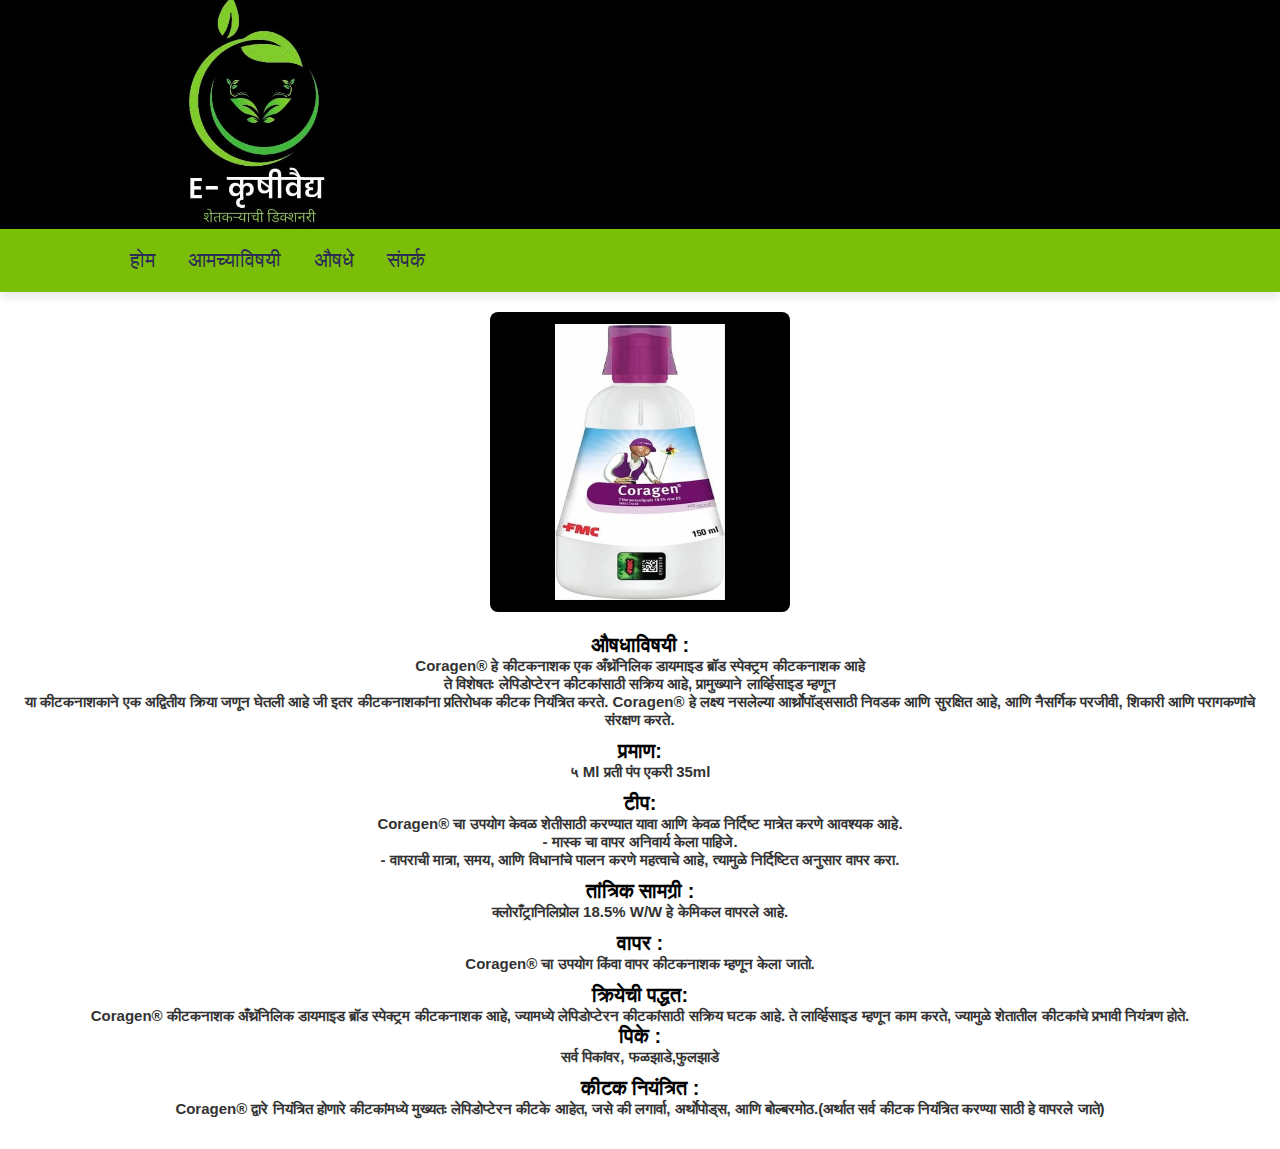
<file: Coragen.html>
<!DOCTYPE html>
<html lang="en">
	    <link rel="stylesheet" href="style.css">


<head>
    <meta charset="UTF-8">
    <meta name="viewport" content="width=device-width, initial-scale=1.0">
    <title>Your Product Page</title>
    <style>
        body {
            font-family: Arial, sans-serif;
            margin: 0;
            padding: 0;
            box-sizing: border-box;
            background-clip: url(images/bgclip.mp4);
        }

       

        .product-image {
            position: relative;
            text-align: center;
            margin-top: 20px;
        }

        .product-image img {
            width: 300px;
            height: 300px;
            border-radius: 8px;
            transition: transform 0.3s;
        }

        .product-image:hover img {
            transform: scale(1.1);
        }

        .product-description {
			border: thick;
			border-radius: 10px;
            text-align: center;
            padding: 20px;
        }
    </style>
</head>

<body>

    <header>

    <div class="header-1">
<img src="images/logo 2.jpg" alt="logo"> 
<!-- <video  autoplay="" controls="" loop="" width="100%" > <source src="images/bg clip.mp4" type="video/play"></video>     -->
    </div>

    <div class="header-2">

        <!-- <div id="menu-bar" class="fas fa-bars"></div> -->

        <nav class="navbar">
            <a href="index.html">होम</a>
            <a href="आमच्याविषयी.html">आमच्याविषयी</a>
            <a href="product.html">औषधे</a>
           
            <a href="contact.html">संपर्क</a>
        </nav>


            

    </div>

</header>

    <div class="product-image">
        <img src="images/coragen.jpg" alt="Product Image" >
    </div>

    <div class="product-description" style="border:#000000">
<h1>औषधाविषयी :</h1>
       <h2><b>Coragen® हे कीटकनाशक एक अँथ्रॅनिलिक डायमाइड ब्रॉड स्पेक्ट्रम कीटकनाशक आहे<br>ते विशेषतः लेपिडोप्टेरन कीटकांसाठी सक्रिय आहे, प्रामुख्याने लार्व्हिसाइड म्हणून<br> या कीटकनाशकाने एक अद्वितीय क्रिया जणून घेतली आहे जी इतर कीटकनाशकांना प्रतिरोधक कीटक नियंत्रित करते. Coragen® हे लक्ष्य नसलेल्या आर्थ्रोपॉड्ससाठी निवडक आणि सुरक्षित आहे, आणि नैसर्गिक परजीवी, शिकारी आणि परागकणांचे संरक्षण करते. </b></h2>
       <br>
<h1>प्रमाण:</h1>
		<h2>५ ml प्रती पंप
            एकरी 35ml</h2>
        <br>
<h1>टीप:</h1>
		<h2>Coragen® चा उपयोग केवळ शेतीसाठी  करण्यात यावा  आणि केवळ निर्दिष्ट मात्रेत करणे आवश्यक आहे. <br>
            - मास्क चा वापर अनिवार्य  केला पाहिजे. <br>
            - वापराची मात्रा, समय, आणि विधानांचे पालन करणे महत्वाचे आहे, त्यामुळे निर्दिष्टित अनुसार वापर करा.</h2>
        <br>
<h1>तांत्रिक सामग्री :</h1>
		<h2> क्लोराँट्रानिलिप्रोल 18.5% w/w हे केमिकल वापरले आहे.</h2>
        <br>
<h1>वापर :</h1>
		<h2>Coragen® चा उपयोग किंवा वापर कीटकनाशक म्हणून केला जातो. </h2>
        <br>

<h1>क्रियेची पद्धत:</h1>
		<h2>Coragen® कीटकनाशक अँथ्रॅनिलिक डायमाइड ब्रॉड स्पेक्ट्रम कीटकनाशक आहे, ज्यामध्ये लेपिडोप्टेरन कीटकांसाठी सक्रिय घटक आहे. ते लार्व्हिसाइड म्हणून काम करते, ज्यामुळे शेतातील कीटकांचे प्रभावी नियंत्रण होते.</h2>

        <h1>पिके :</h1>
		<h2>सर्व पिकांवर, फळझाडे,फुलझाडे </h2>
        <br>
        <h1>कीटक नियंत्रित :</h1>
		<h2>Coragen® द्वारे नियंत्रित होणारे कीटकांमध्ये मुख्यतः लेपिडोप्टेरन कीटके  आहेत, जसे की लगार्वा, अर्थोपोड्स, आणि बोल्बरमोठ.(अर्थात सर्व कीटक नियंत्रित करण्या साठी हे वापरले जाते) </h2>
        <br>        

	</div>

</body>

</html>
</file>
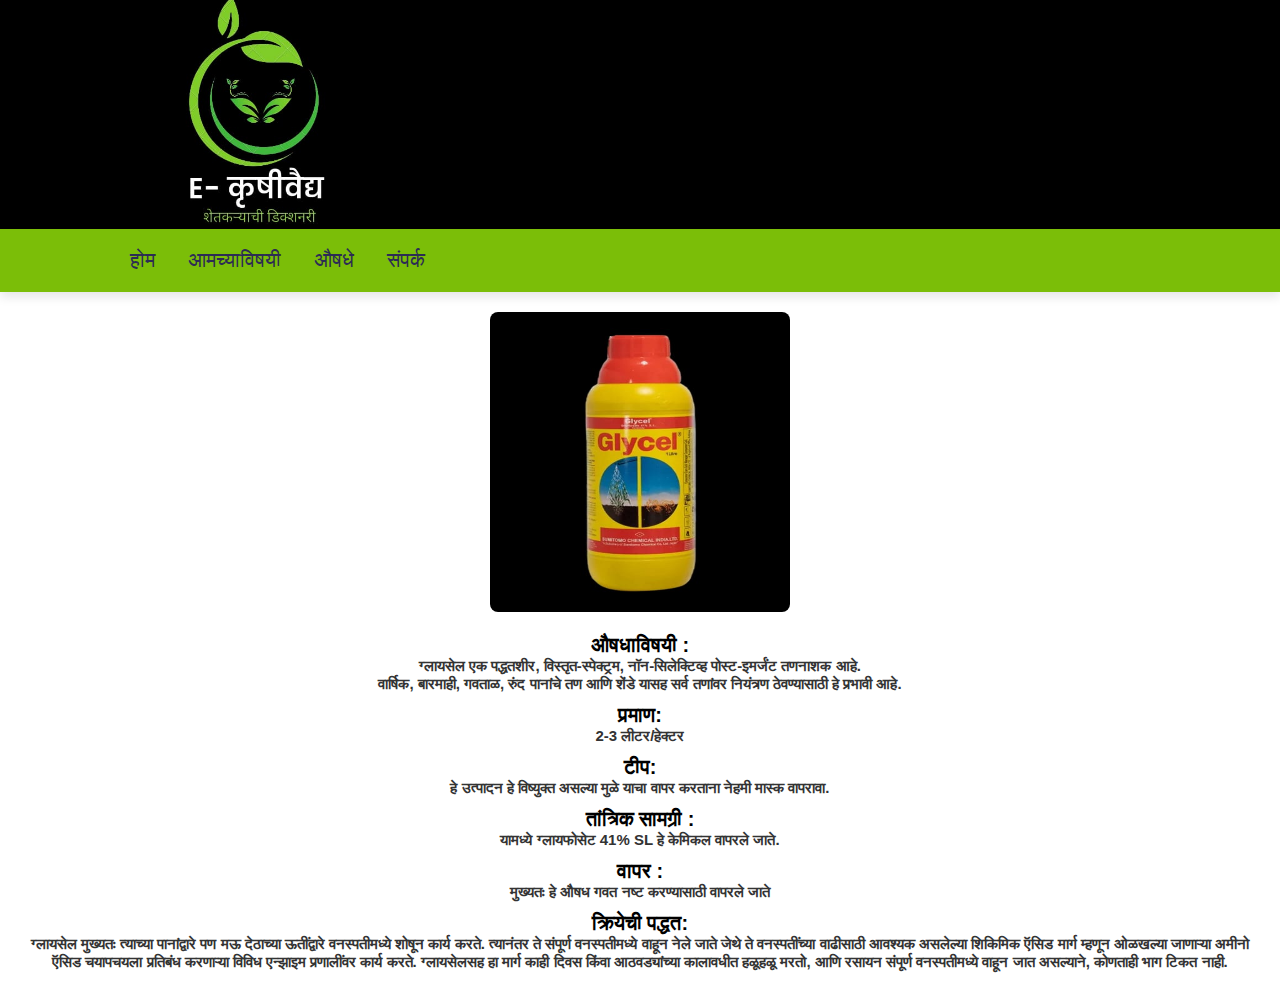
<file: glycell.html>
<!DOCTYPE html>
<html lang="en">
	    <link rel="stylesheet" href="style.css">


<head>
    <meta charset="UTF-8">
    <meta name="viewport" content="width=device-width, initial-scale=1.0">
    <title>Your Product Page</title>
    <style>
        body {
            font-family: Arial, sans-serif;
            margin: 0;
            padding: 0;
            box-sizing: border-box;
            background-clip: url(images/bgclip.mp4);
        }

       

        .product-image {
            position: relative;
            text-align: center;
            margin-top: 20px;
        }

        .product-image img {
            width: 300px;
            height: 300px;
            border-radius: 8px;
            transition: transform 0.3s;
        }

        .product-image:hover img {
            transform: scale(1.1);
        }

        .product-description {
			border: thick;
			border-radius: 10px;
            text-align: center;
            padding: 20px;
        }
    </style>
</head>

<body>

    <header>

    <div class="header-1">
<img src="images/logo 2.jpg" alt="logo"> 
<!-- <video  autoplay="" controls="" loop="" width="100%" > <source src="images/bg clip.mp4" type="video/play"></video>     -->
    </div>

    <div class="header-2">

        <!-- <div id="menu-bar" class="fas fa-bars"></div> -->

        <nav class="navbar">
            <a href="index.html">होम</a>
            <a href="आमच्याविषयी.html">आमच्याविषयी</a>
            <a href="product.html">औषधे</a>
           
            <a href="contact.html">संपर्क</a>
        </nav>


            

    </div>

</header>

    <div class="product-image">
        <img src="images/glycil.jpg" alt="Product Image" >
    </div>

    <div class="product-description" style="border:#000000">
<h1>औषधाविषयी :</h1>
       <h2><b>ग्लायसेल एक पद्धतशीर, विस्तृत-स्पेक्ट्रम, नॉन-सिलेक्टिव्ह पोस्ट-इमर्जंट तणनाशक आहे.<br> वार्षिक, बारमाही, गवताळ, रुंद पानांचे तण आणि शेंडे यासह सर्व तणांवर नियंत्रण ठेवण्यासाठी हे प्रभावी आहे.</b></h2>
       <br>
<h1>प्रमाण:</h1>
		<h2>2-3 लीटर/हेक्टर</h2>
        <br>
<h1>टीप:</h1>
		<h2>हे उत्पादन हे विष्युक्त असल्या मुळे याचा वापर करताना नेहमी मास्क वापरावा.</h2>
        <br>
<h1>तांत्रिक सामग्री :</h1>
		<h2>यामध्ये ग्लायफोसेट 41% SL हे केमिकल वापरले जाते.</h2>
        <br>
<h1>वापर :</h1>
		<h2>मुख्यतः हे औषध गवत नष्ट करण्यासाठी वापरले जाते </h2>
        <br>
<h1>क्रियेची पद्धत:</h1>
		<h2>ग्लायसेल मुख्यतः त्याच्या पानांद्वारे पण मऊ देठाच्या ऊतींद्वारे वनस्पतीमध्ये शोषून कार्य करते. त्यानंतर ते संपूर्ण वनस्पतीमध्ये वाहून नेले जाते जेथे ते वनस्पतींच्या वाढीसाठी आवश्यक असलेल्या शिकिमिक ऍसिड मार्ग म्हणून ओळखल्या जाणार्‍या अमीनो ऍसिड चयापचयला प्रतिबंध करणार्‍या विविध एन्झाइम प्रणालींवर कार्य करते.
ग्लायसेलसह हा मार्ग काही दिवस किंवा आठवड्यांच्या कालावधीत हळूहळू मरतो, आणि रसायन संपूर्ण वनस्पतीमध्ये वाहून जात असल्याने, कोणताही भाग टिकत नाही.</h2>


	</div>

</body>

</html>
</file>
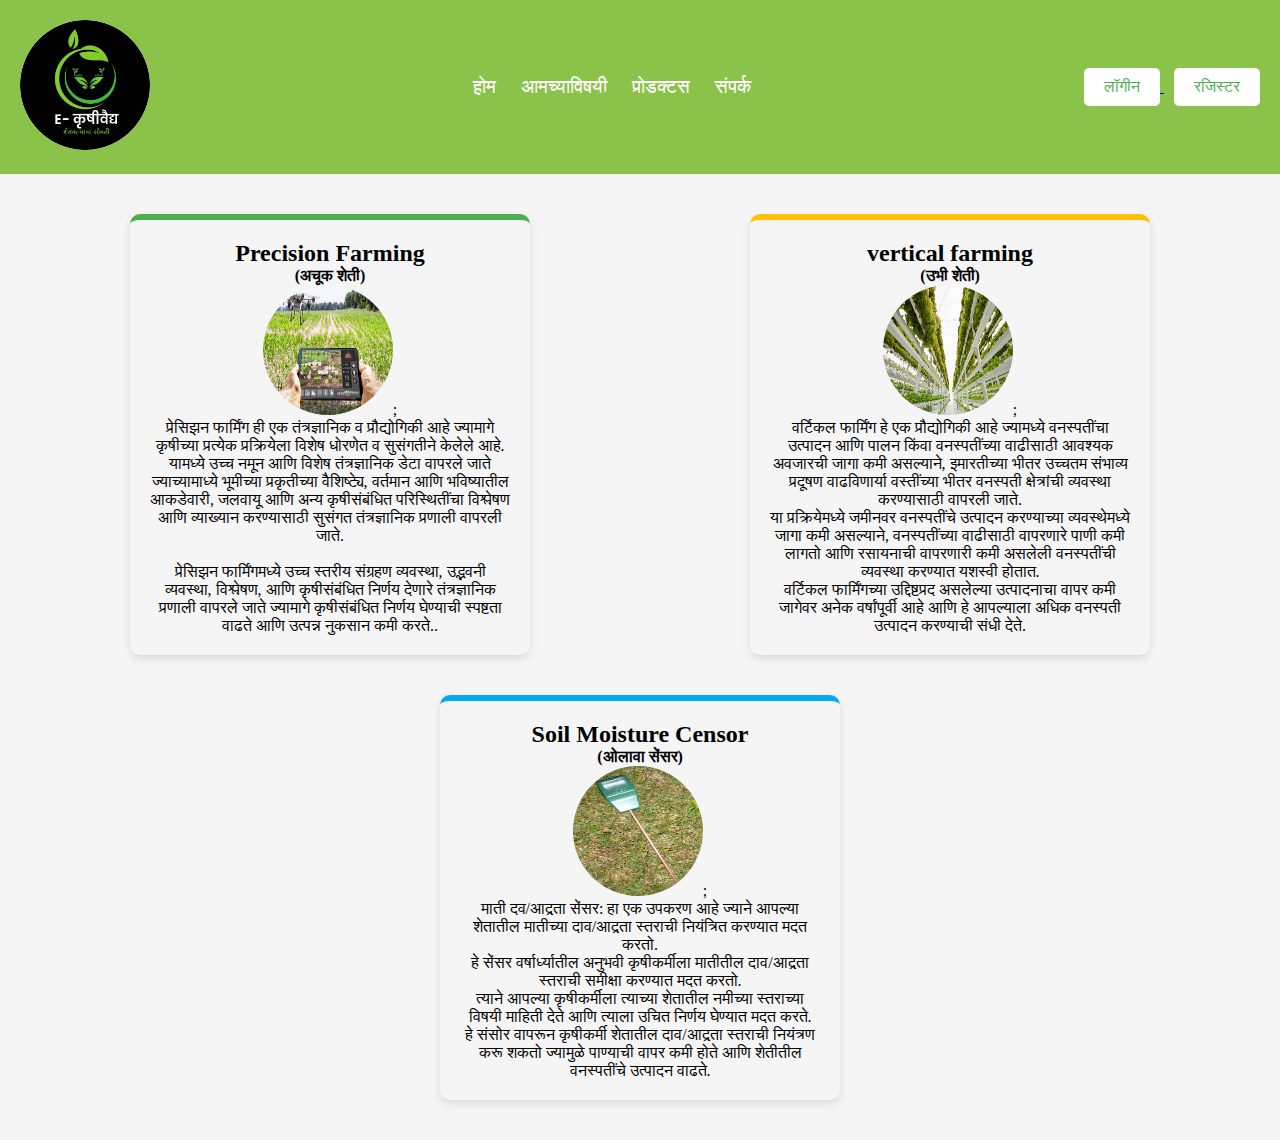
<file: newtech.html>
<!DOCTYPE html>
<html lang="mr">
<head>
    <meta charset="UTF-8">
    <meta name="viewport" content="width=device-width, initial-scale=1">
    <title>आपल्या वेबसाइटचे मुख्यपृष्ठ</title>
    <link rel="stylesheet" href="newtech.css">
</head>
<body>
    <header>
        <div class="logo">
            <img src="images/watermark.jpeg" alt="आपली लोगो">
        </div>
        <nav class="nav">
            <ul>
                <li><a href="index.html">होम</a></li>
                <li><a href="आमच्याविषयी.html">आमच्याविषयी</a></li>
                <li><a href="product.html">प्रोडक्टस</a></li>
                <li><a href="contact.html">संपर्क</a></li>
            </ul>
        </nav>
        <div class="user-actions">
            <a href="login.html">            <button>लॉगीन</button>
            </a>
            <a href="registration.html">            <button>रजिस्टर</button>
            </a>
        </div>
    </header>

    <section class="card-layout">
        <div class="card agriculture">
            <h2>Precision Farming</h2>
            <p><b>(अचूक शेती)</b></p>
            <img src="images/tab.jpg">;
            <p>प्रेसिझन फार्मिंग ही एक तंत्रज्ञानिक व प्रौद्योगिकी आहे ज्यामागे कृषीच्या प्रत्येक प्रक्रियेला विशेष धोरणेत व सुसंगतीने केलेले आहे. <br> 
                यामध्ये उच्च नमून आणि विशेष तंत्रज्ञानिक डेटा वापरले जाते ज्याच्यामाध्ये भूमीच्या प्रकृतीच्या वैशिष्ट्ये, वर्तमान आणि भविष्यातील आकडेवारी, जलवायू आणि अन्य कृषीसंबंधित परिस्थितींचा विश्लेषण आणि व्याख्यान करण्यासाठी सुसंगत तंत्रज्ञानिक प्रणाली वापरली जाते.
                <br><br>
                 प्रेसिझन फार्मिंगमध्ये उच्च स्तरीय संग्रहण व्यवस्था, उद्भवनी व्यवस्था, विश्लेषण, आणि कृषीसंबंधित निर्णय देणारे तंत्रज्ञानिक प्रणाली वापरले जाते ज्यामागे कृषीसंबंधित निर्णय घेण्याची स्पष्टता वाढते आणि उत्पन्न नुकसान कमी करते..</p>

        </div>
        <div class="card conservation">
            <h2>vertical farming</h2>
            <p><b>(उभी शेती)</b></p>
            <img src="images/verical farming.jpg">;

            <p>वर्टिकल फार्मिंग हे एक प्रौद्योगिकी आहे ज्यामध्ये वनस्पतींचा उत्पादन आणि पालन किंवा वनस्पतींच्या वाढीसाठी आवश्यक अवजारची जागा कमी असल्याने, इमारतीच्या भीतर उच्चतम संभाव्य प्रदूषण वाढविणार्या वस्तींच्या भीतर वनस्पती क्षेत्रांची व्यवस्था करण्यासाठी वापरली जाते.
                 <br>
                 या प्रक्रियेमध्ये जमीनवर वनस्पतींचे उत्पादन करण्याच्या व्यवस्थेमध्ये जागा कमी असल्याने, वनस्पतींच्या वाढीसाठी वापरणारे पाणी कमी लागतो आणि रसायनाची वापरणारी कमी असलेली वनस्पतींची व्यवस्था करण्यात यशस्वी होतात.
                 <br>
                 वर्टिकल फार्मिंगच्या उद्दिष्टप्रद असलेल्या उत्पादनाचा वापर कमी जागेवर अनेक वर्षांपूर्वी आहे आणि हे आपल्याला अधिक वनस्पती उत्पादन करण्याची संधी देते.</p>
        </div>
        <div class="card climate">
            <h2>Soil Moisture Censor</h2>
            <p><b>(ओलावा सेंसर)</b> </p>
            <img src="images/Soil_moisture_sensor.jpg">;

            <p>
                माती दव/आद्रता सेंसर: हा एक उपकरण आहे ज्याने आपल्या शेतातील मातीच्या दाव/आद्रता स्तराची नियंत्रित करण्यात मदत करतो. <br>
                 हे सेंसर वर्षार्ध्यातील अनुभवी कृषीकर्मीला मातीतील दाव/आद्रता स्तराची समीक्षा करण्यात मदत करतो. <br>
                 त्याने आपल्या कृषीकर्मीला त्याच्या शेतातील नमीच्या स्तराच्या विषयी माहिती देते आणि त्याला उचित निर्णय घेण्यात मदत करते. <br>
                  हे संसोर वापरून कृषीकर्मी शेतातील दाव/आद्रता स्तराची नियंत्रण करू शकतो ज्यामुळे पाण्याची वापर कमी होते आणि शेतीतील वनस्पतींचे उत्पादन वाढते.

            </p>
        </div>
    </section>
</body>
</html>
</file>
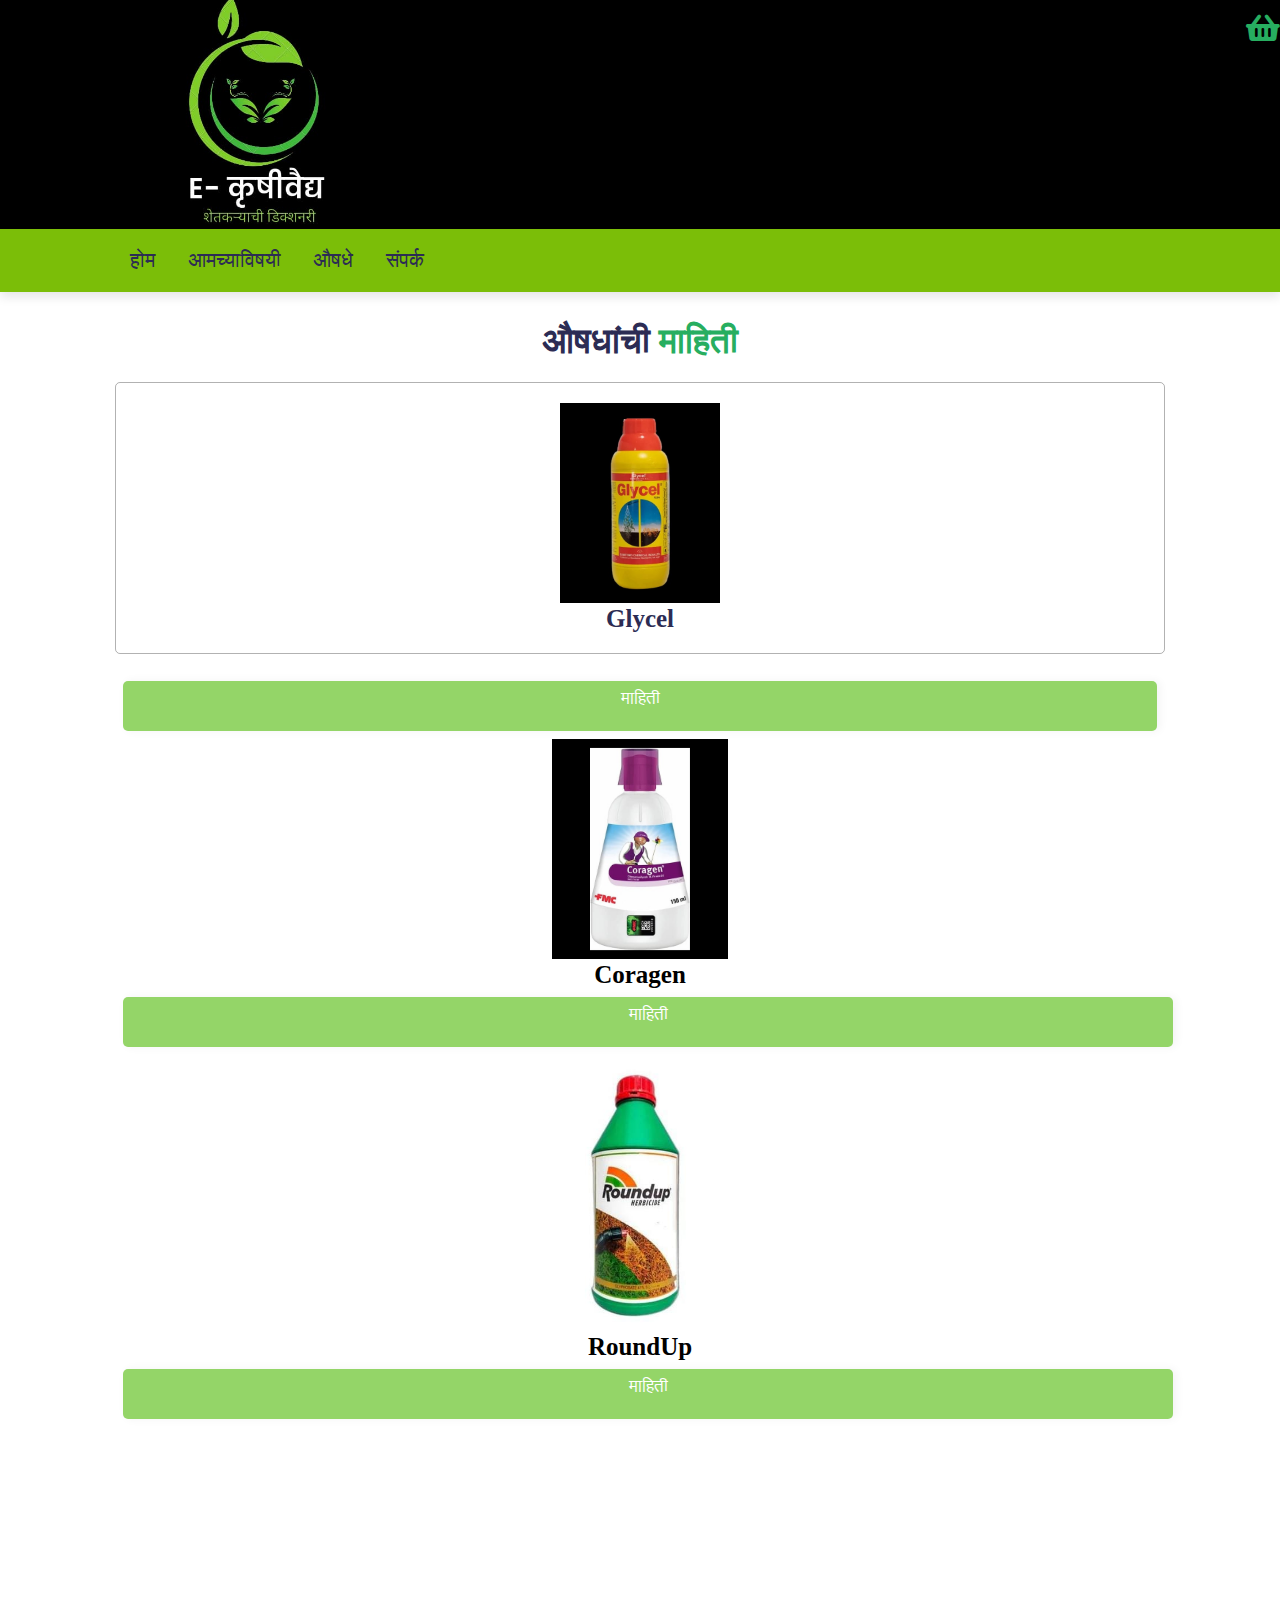
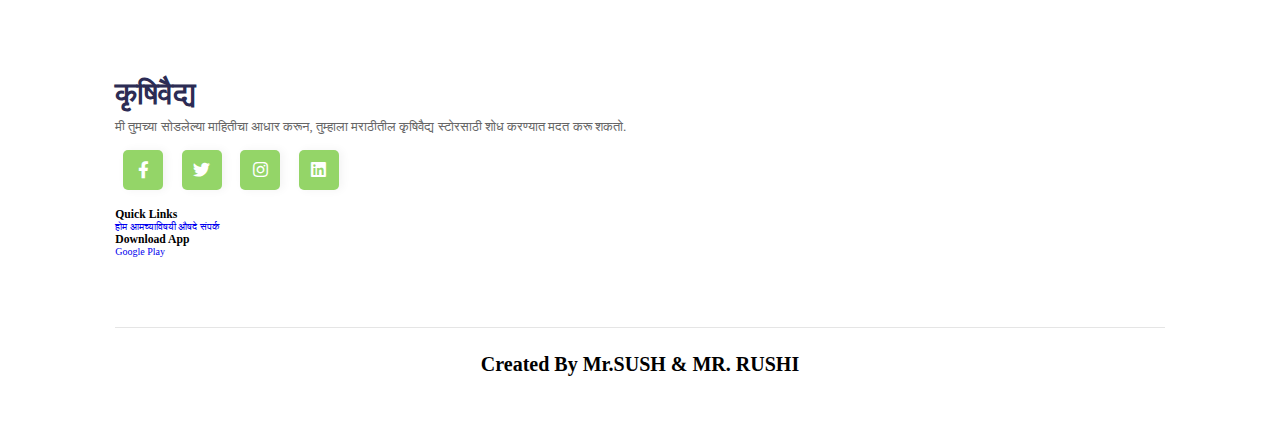
<file: product.html>
<!DOCTYPE html>
<html lang="en">
<head>
    <meta charset="UTF-8">
    <meta name="viewport" content="width=device-width, initial-scale=1.0">
    <title>कृषीवैद्य</title>
    
    <link href='https://unpkg.com/boxicons@2.1.4/css/boxicons.min.css' rel='stylesheet'>
    <!-- font awesome cdn link  -->
    <link rel="stylesheet" href="https://cdnjs.cloudflare.com/ajax/libs/font-awesome/5.15.3/css/all.min.css">

    <!-- custom css file link  -->
    <link rel="stylesheet" href="style.css">
    

</head>
<body >

<!-- header section starts  -->

<header>

    <div class="header-1">
<img src="images/logo 2.jpg" alt="logo"> 
<!-- <video  autoplay="" controls="" loop="" width="100%" > <source src="images/bg clip.mp4" type="video/play"></video>     -->
    </div>

    <div class="header-2">

        <!-- <div id="menu-bar" class="fas fa-bars"></div> -->

        <nav class="navbar">
            <a href="index.html">होम</a>
            <a href="आमच्याविषयी.html">आमच्याविषयी</a>
            <a href="product.html">औषधे</a>
           
            <a href="contact.html">संपर्क</a>
        </nav>


            

    </div>

</header>

<!-- header section ends -->

<!-- home section starts  -->

<!-- <section class="home" id="home">
    <div class="container">
        <div class="from-box">
            <form action="" name="Formfill" onsubmit="return validation()">
                <h2>Register</h2>
                <p id="result">Head</p>
                <div class="input-box">
                    <i class='bx bxs-user-circle bx-tada'></i>
                    <input type="text" name="Username" placeholder="Username">
                </div>
                <div class="input-box">
                    
                    <input type="text" name="Email" placeholder="Email">
                    <i class='bx bx-envelope bx-flip-vertical bx-tada' ></i>
                </div>
                <div class="input-box">
                    <i class='bx bxs-lock-alt bx-tada' ></i>
                    <input type="text" name="Password" placeholder="Password">
                </div>
                <div class="input-box">
                    <i class='bx bxs-lock-alt bx-tada' ></i>
                    <input type="text" name="cPassword" placeholder="Confirm Password">
                </div>
                <div class="button" >
                    <input type="Submit" class="btn" value="Register">
                </div>
                <div class="group">
                    <span><a href="#">Forget Password</a></span>
                    <span><a href="#">Login</a></span>
                </div>
            </form>
        </div>
    </div>
   

</section> -->

<!-- home section ends -->

<!-- banner section starts  -->

<!-- <section class="banner-container">

    <div class="banner">
        <img src="images/banner-2.jpg" alt="">
        <div class="content">
          <h3>special offer</h3>
            <p></p>
            <a href="#" class="btn">check out</a>
        </div>
    </div>

    <div class="banner">
        <img src="images/newsletter-bg.jpg" alt="" height="225">
        <div class="content">
          <h3>limited offer</h3>
           
            <a href="#" class="btn">check out</a>
        </div>
    </div>

</section> -->

<!-- banner section ends -->

<!-- category section starts  -->

<!-- <section class="आमच्याविषयी" id="आमच्याविषयी">

    <h1 class="heading"> <span>आमच्याविषयी</span></h1>

    <div class="box-container"> -->
<!-- 
        <div class="box">
            <h3>vegitables</h3>
           
            <img src="images/category-1.png" alt="">
            <a href="#" class="btn">shop now</a>
        </div>
        <div class="box">
            <h3>juice</h3>
           
            <img src="images/category-2.png" alt="">
            <a href="#" class="btn">shop now</a>
        </div>
        <div class="box">
            <h3>meat</h3>
            
            <img src="images/category-3.png" alt="">
            <a href="#" class="btn">shop now</a>
        </div>
        <div class="box">
            <h3>fruits</h3>
          
            <img src="images/category-4.png" alt="">
            <a href="#" class="btn">shop now</a>
        </div> -->
       
        <!-- <p style="height: 50px;">प्रकल्पाचे नाव : "कृषीवैद्य"</p>
        <p >योजनेचे उद्दिष्ट :</p>
        <p><h1>"कृषीवैद्य" हा प्लॅटफॉर्म शेतकऱ्यांना शेतीसाठी उपयुक्त औषधांची माहिती प्रदान करण्याच्या उद्देशाने बनवला आहे .
            एक स्कॅन केलेला QR कोड आपल्या वेबसाईट वर नेविगेट करून शेतकरी मित्रांना उपयुक्त औषधांची विविध माहिती प्राप्त करून देईल.</h1></p>
            <p>वेबसाईट ची परियोजना :</p>
            <p><h1> १.QR कोड स्कॅनिंग शेतकऱ्यांना उपयुक्त औषधांची माहिती सुरक्षितपणे मिळवण्यासाठी QR असलेले प्रॉडक्टस बनवले जातील.</h1></p>
            <p><h1>२.औषधांची विविध माहिती प्रत्येक औषधांची विशिष्टता,वापर आणि उपयोगाची माहिती विस्तारपूर्वक उपलब्ध केली जाईल.</h1></p>
            <p><h1>३.E-कृषीवैद्य नावाची वेबसाईट विकसित केली जाईल ज्यामुळे शेतकरी मित्रांना आसानीने औषधांची माहिती मिळेल.</h1></p>
            <p><h1>४. याच प्लॅटफॉर्म वर एक ऑनलाईन खरेदी विक्री प्लॅटफॉर्म तयार केले जाईल ज्यामुळे शेतकरी मित्रांना ऑनलाईन खरेदी साठी अनुकूल वातावरण तयार होईल </h1></p>
            <p><h1>"E- कृषीवैद्य" ही योजना शेतकऱ्यांना एक नवीन आणि सुरक्षित प्लॅटफॉर्म प्रदान करणार आहे ,ज्यामुळे त्यांना शेतीसाठी उपयुक्त ,सहज, सटीक आणि संपूर्ण माहिती मिळेल.</h1></p>
          

    </div>

</section> -->

<!-- category section ends -->

<!-- product section starts  -->

<section class="product" id="product">

    <h1 class="heading"> औषधांची <span>माहिती</span></h1>

    <div class="box-container">

        <div class="box">
          
           
            <img src="images/glycil.jpg" alt="" href="">
            <h3>Glycel</h3>
            
            <!-- <div class="price"> ₹50 <span> ₹60 </span> </div>
            <div class="quantity">
                <span>quantity : </span>
                <input type="number" min="1" max="1000" value="1">
                <span> /doz. </span> -->
            </div>
            <a href="glycell.html" class="btn">माहिती</a>
        </div>

        <div class="box">
           
           
          <center> <img src="images/coragen.jpg" alt="" style="height: 220px;"></center> 
            <center><h3 style="font-size: 2.5rem;">Coragen</h3></center>
            
            <!-- <div class="price">₹40 <span> ₹50 </span> </div>
            <div class="quantity">
                <span>quantity : </span>
                <input type="number" min="1" max="1000" value="1">
                <span> /kg </span> -->
            </div>
            <a href="Coragen.html" class="btn">माहिती</a>
        </div>

        <div class="box">
            
            
          <center> <img src="images/round up.jpg" alt=""></center> 
           <center> <h3 style="font-size: 2.5rem;" >RoundUp</h3></center>
            
            <!-- <div class="price"> ₹110 <span> ₹130 </span> </div>
            <div class="quantity">
                <span>quantity : </span>
                <input type="number" min="1" max="1000" value="1">
                <span> /kg </span> -->
            </div>
            <a href="Roundup.html" class="btn">माहिती  </a>
        </div>
<!-- 
        <div class="box">
           
            
            <img src="images/product-4.png" alt="">
            <h3>natural milk</h3>
            
            <div class="price">₹50 <span> ₹60</span> </div>
            <div class="quantity">
                <span>quantity : </span>
                <input type="number" min="1" max="1000" value="1">
                <span> /Ltr. </span>
            </div>
            <a href="#" class="btn">add to cart</a>
        </div> -->

        <!-- <div class="box">
           
           
            <img src="images/product-5.png" alt="">
            <h3>organic grapes</h3>
            
            <div class="price"> ₹60 <span> ₹80 </span> </div>
            <div class="quantity">
                <span>quantity : </span>
                <input type="number" min="1" max="1000" value="1">
                <span> /kg </span>
            </div>
            <a href="#" class="btn">add to cart</a>
        </div> -->

        <!-- <div class="box">
           
            <img src="images/product-6.png" alt="">
            <h3>natural almonts</h3>
            
            <div class="price">₹850 <span> ₹909</span> </div>
            <div class="quantity">
                <span>quantity : </span>
                <input type="number" min="1" max="1000" value="1">
                <span> /kg </span>
            </div>
            <a href="#" class="btn">add to cart</a>
        </div>

        <div class="box">
           
            
            <img src="images/product-7.png" alt="">
            <h3>organic apple</h3>
            
            <div class="price"> ₹100 <span>₹120 </span> </div>
            <div class="quantity">
                <span>quantity : </span>
                <input type="number" min="1" max="1000" value="1">
                <span> /kg </span>
            </div>
            <a href="#" class="btn">add to cart</a>
        </div>

        <div class="box">
          
            
            <img src="images/product-8.png" alt="">
            <h3>natural butter</h3>
            
            <div class="price">₹300<span> ₹350 </span> </div>
            <div class="quantity">
                <span>quantity : </span>
                <input type="number" min="1" max="1000" value="1">
                <span> /kg </span>
            </div>
            <a href="#" class="btn">add to cart</a>
        </div>

        <div class="box">
      
           
            <img src="images/product-9.png" alt="">
            <h3>organic carrot</h3>
            
            <div class="price"> ₹67<span> ₹ 108</span> </div>
            <div class="quantity">
                <span>quantity : </span>
                <input type="number" min="1" max="1000" value="1">
                <span> /kg </span>
            </div>
            <a href="#" class="btn">add to cart</a>
        </div> -->

    </div> 

</section>

<!-- product section ends -->



<!-- contact section starts  -->

<!-- <section class="contact" id="contact">

    <h1 class="heading"> <span>contact</span> us </h1>

    <form action="">

        <div class="inputBox">
            <input type="text" placeholder="name">
            <input type="email" placeholder="email">
        </div>

        <div class="inputBox">
            <input type="integer" placeholder="Mobile.No" \>
            <input type="text" placeholder="subject">
        </div>

        <textarea placeholder="message" name="" id="" cols="30" rows="10"></textarea>

        <input type="submit" value="send message" class="btn">

    </form>

</section> -->

<!-- contact section ends -->

<!-- newsletter section starts  -->

<!-- <section class="newsletter">

    <h3>subscribe us for latest updates</h3>

    <form action="">
        <input class="box" type="email" placeholder="enter your email">
        <input type="submit" value="subscribe" class="btn" >
    </form>

</section> -->

<!-- newsletter section ends -->

<!-- footer section starts  -->

<section class="footer">

    <div class="box-container">

        <div class="box">
            <a href="#" class="logo"><i class="fas fa-shopping-basket"></i>कृषिवैद्य</a>
            <p>मी तुमच्या सोडलेल्या माहितीचा आधार करून, तुम्हाला मराठीतील कृषिवैद्य स्टोरसाठी शोध करण्यात मदत करू शकतो.</p>
            <div class="share">
                <a href="#" class="btn fab fa-facebook-f"></a>
                <a href="#" class="btn fab fa-twitter"></a>
                <a href="#" class="btn fab fa-instagram"></a>
                <a href="#" class="btn fab fa-linkedin"></a>
            </div>
        </div>
<!--         
        <div class="box">
            <h3>our location</h3>
            <div class="links">
                <a href="#">सातारा</a>
                <a href="#">जावळी</a>
                <a href="#">वाई</a>
                <a href="#">कोरेगाव</a>
                <a href="#">महाबळेश्वर</a>
            </div> -->
        </div>

        <div class="box">
            <h3>quick links</h3>
            <div class="links">
                <a href="index.html">होम</a>
                <a href="आमच्याविषयी.html">आमच्याविषयी</a>
                <a href="product.html">औषदे</a>
                <a href="contact.html">संपर्क</a>
            </div>
        </div>

        <div class="box">
            <h3>download app</h3>
            <div class="links">
                <a href="#">google play</a>
                <a href="#"></a>
                <a href="#"></a>
            </div>
        </div>

    </div>

    <h1 class="credit"> created by Mr.SUSH &amp; MR. RUSHI</h1>

</section>

<!-- footer section ends -->


<!-- custom js file link  -->
<script src="script.js"></script>
    
</body>
</html>
</file>
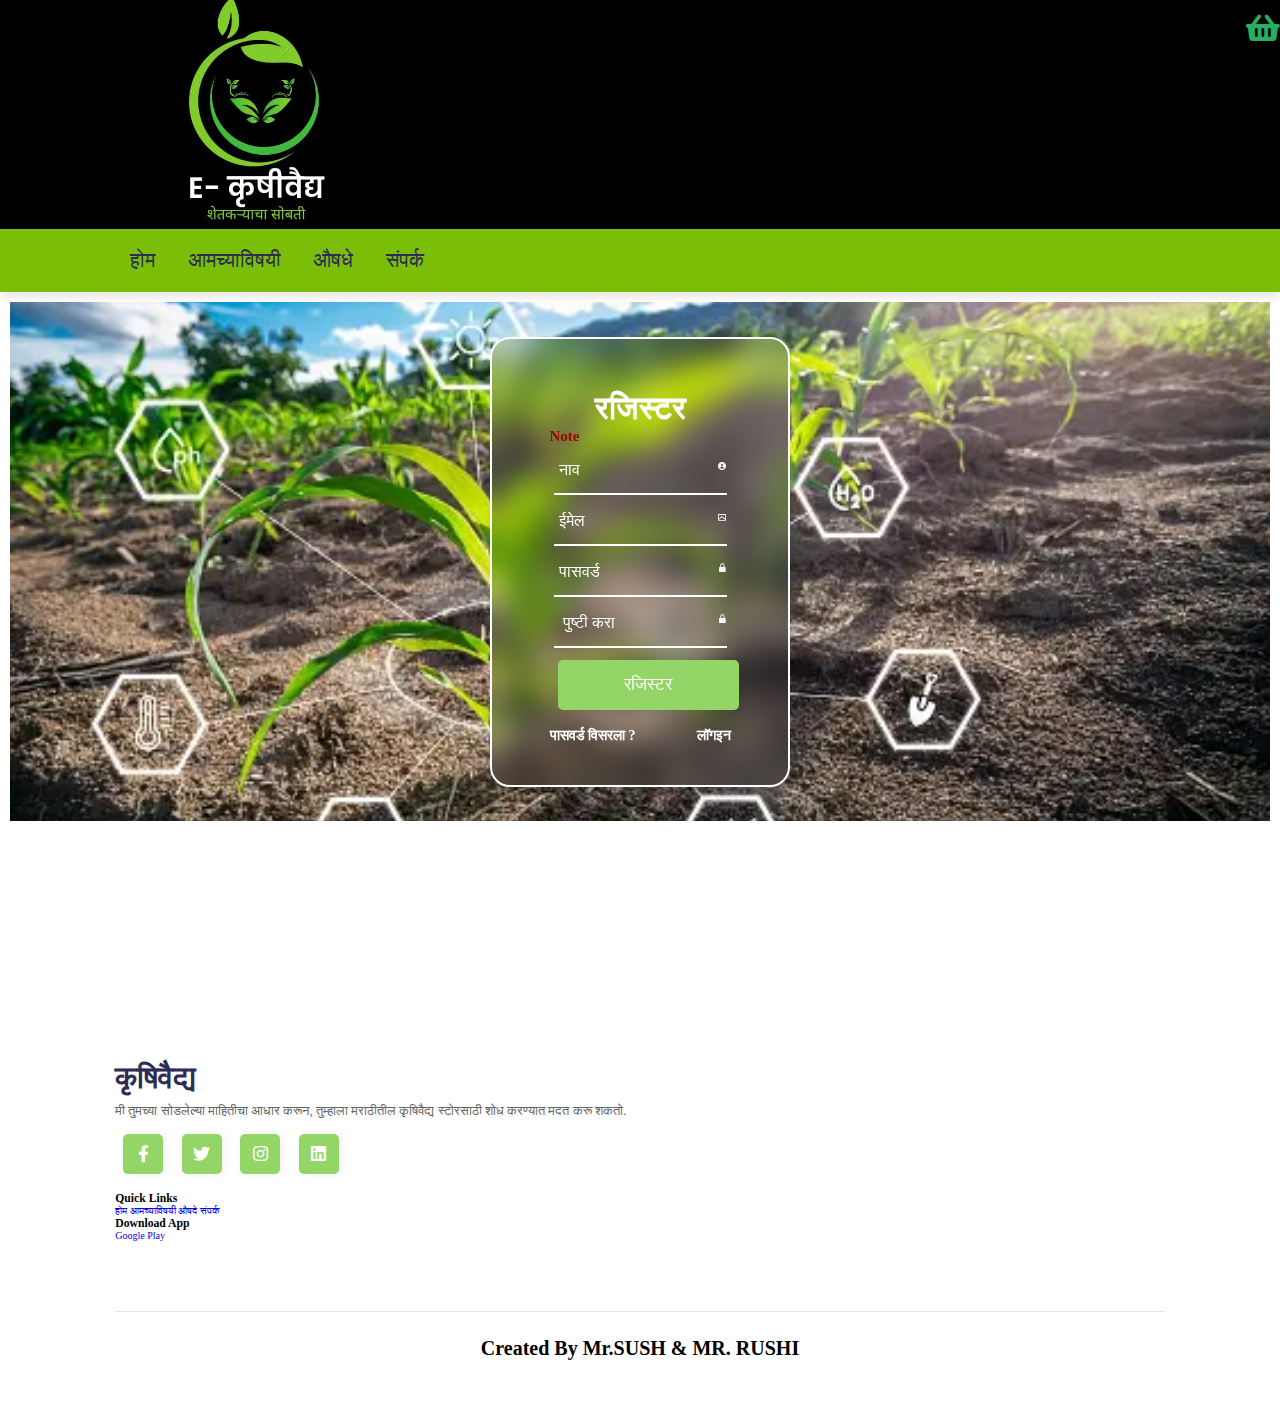
<file: registration.html>
<!DOCTYPE html>
<html lang="en">
<head>
    <meta charset="UTF-8">
    <meta name="viewport" content="width=device-width, initial-scale=1.0">
    <title>कृषीवैद्य</title>
    
    <link href='https://unpkg.com/boxicons@2.1.4/css/boxicons.min.css' rel='stylesheet'>
    <!-- font awesome cdn link  -->
    <link rel="stylesheet" href="https://cdnjs.cloudflare.com/ajax/libs/font-awesome/5.15.3/css/all.min.css">

    <!-- custom css file link  -->
    <link rel="stylesheet" href="style.css">
    

</head>
<body >

<!-- header section starts  -->

<header>

    <div class="header-1">
        
<img src="images/logo2.jpg" alt="logo"> 

<!-- <video  autoplay="" controls="" loop="" width="100%" > <source src="images/bg clip.mp4" type="video/play"></video>     -->
    </div>

    <div class="header-2">

        <!-- <div id="menu-bar" class="fas fa-bars"></div> -->

        <nav class="navbar">
            <a href="index.html">होम</a>
            <a href="आमच्याविषयी.html">आमच्याविषयी</a>
            <a href="product.html">औषधे</a>
           
            <a href="contact.html">संपर्क</a>
        </nav>


            

    </div>

</header>

<!-- header section ends -->

<!-- home section starts  -->

<section class="home" id="home">
    <div class="container">
        <div class="from-box">
            <form action="" name="Formfill" onsubmit="return validation()">
                <h2>रजिस्टर</h2>
                <p id="result">Note</p>
                <div class="input-box">
                    <i class='bx bxs-user-circle bx-tada'></i>
                    <input type="text" name="नाव" placeholder="नाव">
                </div>
                <div class="input-box">
                    
                    <input type="text" name="ईमेल" placeholder="ईमेल">
                    <i class='bx bx-envelope bx-flip-vertical bx-tada' ></i>
                </div>
                <div class="input-box">
                    <i class='bx bxs-lock-alt bx-tada' ></i>
                    <input type="text" name="पासवर्ड" placeholder="पासवर्ड">
                </div>
                <div class="input-box">
                    <i class='bx bxs-lock-alt bx-tada' ></i>
                    <input type="text" name="पुष्टी करा" placeholder=" पुष्टी करा">
                </div>
                <div class="button" >
                    <input type="Submit" class="btn" value="रजिस्टर">
                </div>
                <div class="group">
                    <span><a href="resetpass.html">पासवर्ड विसरला ?</a></span>
                    <span><a href="login.html">लॉगइन</a></span>
                </div>
            </form>
        </div>
    </div>
   

</section>

<!-- home section ends -->

<!-- banner section starts  -->

<!-- <section class="banner-container">

    <div class="banner">
        <img src="images/banner-2.jpg" alt="">
        <div class="content">
          <h3>special offer</h3>
            <p></p>
            <a href="#" class="btn">check out</a>
        </div>
    </div>

    <div class="banner">
        <img src="images/newsletter-bg.jpg" alt="" height="225">
        <div class="content">
          <h3>limited offer</h3>
           
            <a href="#" class="btn">check out</a>
        </div>
    </div>

</section> -->

<!-- banner section ends -->

<!-- category section starts  -->

<!-- <section class="आमच्याविषयी" id="आमच्याविषयी">

    <h1 class="heading"> <span>आमच्याविषयी</span></h1>

    <div class="box-container"> -->
<!-- 
        <div class="box">
            <h3>vegitables</h3>
           
            <img src="images/category-1.png" alt="">
            <a href="#" class="btn">shop now</a>
        </div>
        <div class="box">
            <h3>juice</h3>
           
            <img src="images/category-2.png" alt="">
            <a href="#" class="btn">shop now</a>
        </div>
        <div class="box">
            <h3>meat</h3>
            
            <img src="images/category-3.png" alt="">
            <a href="#" class="btn">shop now</a>
        </div>
        <div class="box">
            <h3>fruits</h3>
          
            <img src="images/category-4.png" alt="">
            <a href="#" class="btn">shop now</a>
        </div> -->
       
        <!-- <p style="height: 50px;">प्रकल्पाचे नाव : "कृषीवैद्य"</p>
        <p >योजनेचे उद्दिष्ट :</p>
        <p><h1>"कृषीवैद्य" हा प्लॅटफॉर्म शेतकऱ्यांना शेतीसाठी उपयुक्त औषधांची माहिती प्रदान करण्याच्या उद्देशाने बनवला आहे .
            एक स्कॅन केलेला QR कोड आपल्या वेबसाईट वर नेविगेट करून शेतकरी मित्रांना उपयुक्त औषधांची विविध माहिती प्राप्त करून देईल.</h1></p>
            <p>वेबसाईट ची परियोजना :</p>
            <p><h1> १.QR कोड स्कॅनिंग शेतकऱ्यांना उपयुक्त औषधांची माहिती सुरक्षितपणे मिळवण्यासाठी QR असलेले प्रॉडक्टस बनवले जातील.</h1></p>
            <p><h1>२.औषधांची विविध माहिती प्रत्येक औषधांची विशिष्टता,वापर आणि उपयोगाची माहिती विस्तारपूर्वक उपलब्ध केली जाईल.</h1></p>
            <p><h1>३.E-कृषीवैद्य नावाची वेबसाईट विकसित केली जाईल ज्यामुळे शेतकरी मित्रांना आसानीने औषधांची माहिती मिळेल.</h1></p>
            <p><h1>४. याच प्लॅटफॉर्म वर एक ऑनलाईन खरेदी विक्री प्लॅटफॉर्म तयार केले जाईल ज्यामुळे शेतकरी मित्रांना ऑनलाईन खरेदी साठी अनुकूल वातावरण तयार होईल </h1></p>
            <p><h1>"E- कृषीवैद्य" ही योजना शेतकऱ्यांना एक नवीन आणि सुरक्षित प्लॅटफॉर्म प्रदान करणार आहे ,ज्यामुळे त्यांना शेतीसाठी उपयुक्त ,सहज, सटीक आणि संपूर्ण माहिती मिळेल.</h1></p>
          

    </div>

</section> -->

<!-- category section ends -->

<!-- product section starts  -->

<!-- <section class="product" id="product">

    <h1 class="heading">latest <span>products</span></h1>

    <div class="box-container">

        <div class="box">
          
           
            <img src="images/product-1.png" alt="" href="">
            <h3>organic banana</h3>
            
            <div class="price"> ₹50 <span> ₹60 </span> </div>
            <div class="quantity">
                <span>quantity : </span>
                <input type="number" min="1" max="1000" value="1">
                <span> /doz. </span>
            </div>
            <a onclick href="glycel.html" class="btn">add to cart</a>
        </div>

        <div class="box">
           
           
            <img src="images/product-2.png" alt="">
            <h3>organic tomato</h3>
            
            <div class="price">₹40 <span> ₹50 </span> </div>
            <div class="quantity">
                <span>quantity : </span>
                <input type="number" min="1" max="1000" value="1">
                <span> /kg </span>
            </div>
            <a href="#" class="btn">add to cart</a>
        </div>

        <div class="box">
            
            
            <img src="images/product-3.png" alt="">
            <h3>organic orange</h3>
            
            <div class="price"> ₹110 <span> ₹130 </span> </div>
            <div class="quantity">
                <span>quantity : </span>
                <input type="number" min="1" max="1000" value="1">
                <span> /kg </span>
            </div>
            <a href="#" class="btn">add to cart</a>
        </div>

        <div class="box">
           
            
            <img src="images/product-4.png" alt="">
            <h3>natural milk</h3>
            
            <div class="price">₹50 <span> ₹60</span> </div>
            <div class="quantity">
                <span>quantity : </span>
                <input type="number" min="1" max="1000" value="1">
                <span> /Ltr. </span>
            </div>
            <a href="#" class="btn">add to cart</a>
        </div>

        <div class="box">
           
            
            <img src="images/product-5.png" alt="">
            <h3>organic grapes</h3>
            
            <div class="price"> ₹60 <span> ₹80 </span> </div>
            <div class="quantity">
                <span>quantity : </span>
                <input type="number" min="1" max="1000" value="1">
                <span> /kg </span>
            </div>
            <a href="#" class="btn">add to cart</a>
        </div>

        <div class="box">
           
            <img src="images/product-6.png" alt="">
            <h3>natural almonts</h3>
            
            <div class="price">₹850 <span> ₹909</span> </div>
            <div class="quantity">
                <span>quantity : </span>
                <input type="number" min="1" max="1000" value="1">
                <span> /kg </span>
            </div>
            <a href="#" class="btn">add to cart</a>
        </div>

        <div class="box">
           
            
            <img src="images/product-7.png" alt="">
            <h3>organic apple</h3>
            
            <div class="price"> ₹100 <span>₹120 </span> </div>
            <div class="quantity">
                <span>quantity : </span>
                <input type="number" min="1" max="1000" value="1">
                <span> /kg </span>
            </div>
            <a href="#" class="btn">add to cart</a>
        </div>

        <div class="box">
          
            
            <img src="images/product-8.png" alt="">
            <h3>natural butter</h3>
            
            <div class="price">₹300<span> ₹350 </span> </div>
            <div class="quantity">
                <span>quantity : </span>
                <input type="number" min="1" max="1000" value="1">
                <span> /kg </span>
            </div>
            <a href="#" class="btn">add to cart</a>
        </div>

        <div class="box">
      
           
            <img src="images/product-9.png" alt="">
            <h3>organic carrot</h3>
            
            <div class="price"> ₹67<span> ₹ 108</span> </div>
            <div class="quantity">
                <span>quantity : </span>
                <input type="number" min="1" max="1000" value="1">
                <span> /kg </span>
            </div>
            <a href="#" class="btn">add to cart</a>
        </div>

    </div>

</section> -->

<!-- product section ends -->



<!-- contact section starts  -->

<!-- <section class="contact" id="contact">

    <h1 class="heading"> <span>contact</span> us </h1>

    <form action="">

        <div class="inputBox">
            <input type="text" placeholder="name">
            <input type="email" placeholder="email">
        </div>

        <div class="inputBox">
            <input type="integer" placeholder="Mobile.No" \>
            <input type="text" placeholder="subject">
        </div>

        <textarea placeholder="message" name="" id="" cols="30" rows="10"></textarea>

        <input type="submit" value="send message" class="btn">

    </form>

</section> -->

<!-- contact section ends -->

<!-- newsletter section starts  -->

<!-- <section class="newsletter">

    <h3>subscribe us for latest updates</h3>

    <form action="">
        <input class="box" type="email" placeholder="enter your email">
        <input type="submit" value="subscribe" class="btn" >
    </form>

</section> -->

<!-- newsletter section ends -->

<!-- footer section starts  -->

<section class="footer">

    <div class="box-container">

        <div class="box">
            <a href="#" class="logo"><i class="fas fa-shopping-basket"></i>कृषिवैद्य</a>
            <p>मी तुमच्या सोडलेल्या माहितीचा आधार करून, तुम्हाला मराठीतील कृषिवैद्य स्टोरसाठी शोध करण्यात मदत करू शकतो.</p>
            <div class="share">
                <a href="#" class="btn fab fa-facebook-f"></a>
                <a href="#" class="btn fab fa-twitter"></a>
                <a href="#" class="btn fab fa-instagram"></a>
                <a href="#" class="btn fab fa-linkedin"></a>
            </div>
        </div>
        
        <!-- <div class="box">
            <h3>our location</h3>
            <div class="links">
                <a href="#">सातारा</a>
                <a href="#">जावळी</a>
                <a href="#">वाई</a>
                <a href="#">कोरेगाव</a>
                <a href="#">महाबळेश्वर</a>
            </div> -->
        </div>

        <div class="box">
            <h3>quick links</h3>
            <div class="links">
                <a href="index.html">होम</a>
                <a href="आमच्याविषयी.html">आमच्याविषयी</a>
                <a href="product.html">औषदे</a>
                <a href="contact.html">संपर्क</a>
            </div>
        </div>

        <div class="box">
            <h3>download app</h3>
            <div class="links">
                <a href="#">google play</a>
                <a href="#"></a>
                <a href="#"></a>
            </div>
        </div>

    </div>

    <h1 class="credit"> created by Mr.SUSH &amp; MR. RUSHI</h1>

</section>

<!-- footer section ends -->


<!-- custom js file link  -->
<script src="script.js"></script>
    
</body>
</html>
</file>
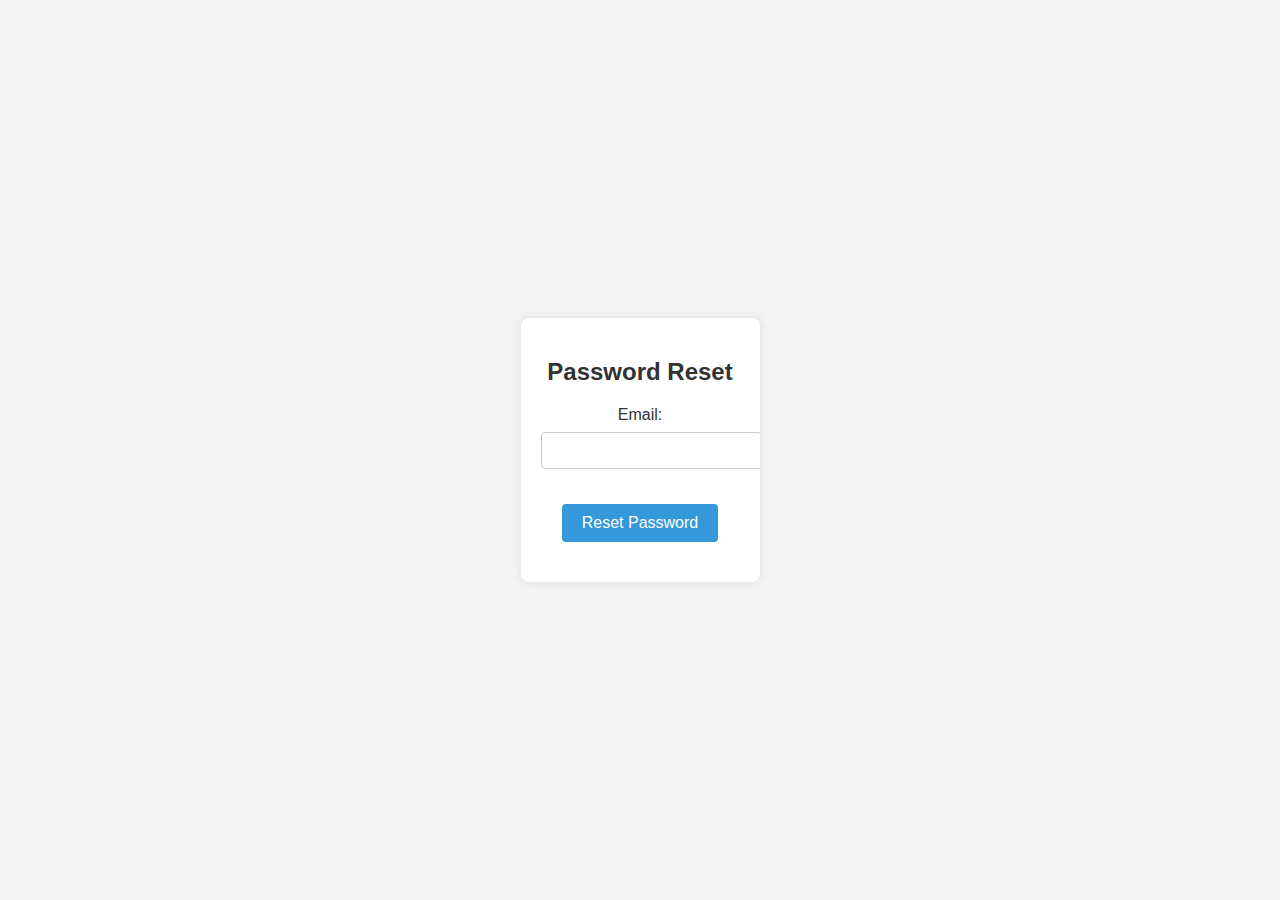
<file: resetpass.html>
<!DOCTYPE html>
<html lang="en">
<head>
  <meta charset="UTF-8">
  <meta name="viewport" content="width=device-width, initial-scale=1.0">
  <title>Password Reset</title>
  <style>
    body {
      margin: 0;
      padding: 0;
      display: flex;
      justify-content: center;
      align-items: center;
      height: 100vh;
      background-color: #f4f4f4;
      font-family: 'Arial', sans-serif;
    }

    .reset-container {
      background-color: #fff;
      box-shadow: 0px 0px 10px rgba(0, 0, 0, 0.1);
      padding: 20px;
      border-radius: 8px;
      text-align: center;
      position: relative;
      overflow: hidden;
    }

    h2 {
      color: #333;
      margin-bottom: 20px;
    }

    .input-group {
      margin-bottom: 20px;
    }

    label {
      display: block;
      margin-bottom: 8px;
      color: #333;
    }

    input {
      width: 100%;
      padding: 10px;
      margin-bottom: 15px;
      border: 1px solid #ccc;
      border-radius: 4px;
    }

    button {
      background-color: #3498db;
      color: #fff;
      padding: 10px 20px;
      border: none;
      border-radius: 4px;
      cursor: pointer;
      font-size: 16px;
      transition: background-color 0.3s ease;
    }

    button:hover {
      background-color: #2980b9;
    }

    .success-message {
      color: #2ecc71;
      font-weight: bold;
      margin-top: 20px;
      animation: fadeIn 1s ease-in-out;
    }

    @keyframes fadeIn {
      0% {
        opacity: 0;
      }
      100% {
        opacity: 1;
      }
    }
  </style>
</head>
<body>
  <div class="reset-container">
    <h2>Password Reset</h2>
    
    <div class="input-group">
      <label for="email">Email:</label>
      <input type="email" id="email" name="email" required>
    </div>

    <button onclick="resetPassword()">Reset Password</button>

    <p class="success-message" id="successMessage"></p>
  </div>

  <script>
    const express = require('express');
const bodyParser = require('body-parser');
const nodemailer = require('nodemailer');
const crypto = require('crypto');

const app = express();
const port = 3000;

app.use(bodyParser.urlencoded({ extended: true }));
app.use(bodyParser.json());

const users = [
  {
    id: 1,
    email: 'user@example.com',
    password: 'hashedpassword123', // This should be a hashed password
    resetToken: null,
    resetTokenExpiry: null,
  },
  // Additional user objects...
];

app.post('/forgot-password', (req, res) => {
  const { email } = req.body;
  const user = users.find((user) => user.email === email);

  if (!user) {
    return res.status(404).json({ message: 'User not found' });
  }

  // Generate a unique reset token
  const resetToken = crypto.randomBytes(20).toString('hex');
  const resetTokenExpiry = Date.now() + 3600000; // Token valid for 1 hour

  // Store the token and expiry in the user object
  user.resetToken = resetToken;
  user.resetTokenExpiry = resetTokenExpiry;

  // Send an email with the reset link
  const resetLink = `http://localhost:3000/reset-password?token=${resetToken}`;
  sendResetEmail(email, resetLink);

  return res.json({ message: 'Password reset link sent successfully' });
});

app.get('/reset-password', (req, res) => {
  const { token } = req.query;
  const user = users.find((user) => user.resetToken === token && user.resetTokenExpiry > Date.now());

  if (!user) {
    return res.status(401).json({ message: 'Invalid or expired token' });
  }

  // Display a password reset form to the user
  res.sendFile(__dirname + '/reset-password.html');
});

app.post('/reset-password', (req, res) => {
  const { token, newPassword } = req.body;
  const user = users.find((user) => user.resetToken === token && user.resetTokenExpiry > Date.now());

  if (!user) {
    return res.status(401).json({ message: 'Invalid or expired token' });
  }

  // Update the user's password (this should include hashing the password)
  user.password = newPassword;

  // Clear the reset token and expiry
  user.resetToken = null;
  user.resetTokenExpiry = null;

  return res.json({ message: 'Password successfully reset' });
});

function sendResetEmail(email, resetLink) {
  // Use nodemailer to send an email with the reset link
  // Example nodemailer setup:
  const transporter = nodemailer.createTransport({
    service: 'gmail',
    auth: {
      user: 'your-email@gmail.com',
      pass: 'your-email-password',
    },
  });

  const mailOptions = {
    from: 'your-email@gmail.com',
    to: email,
    subject: 'Password Reset',
    text: `Click the following link to reset your password: ${resetLink}`,
  };

  transporter.sendMail(mailOptions, (error, info) => {
    if (error) {
      console.error(error);
    } else {
      console.log('Email sent: ' + info.response);
    }
  });
}

app.listen(port, () => {
  console.log(`Server is running at http://localhost:${port}`);
});

    
  </script>
</body>
</html>
</file>
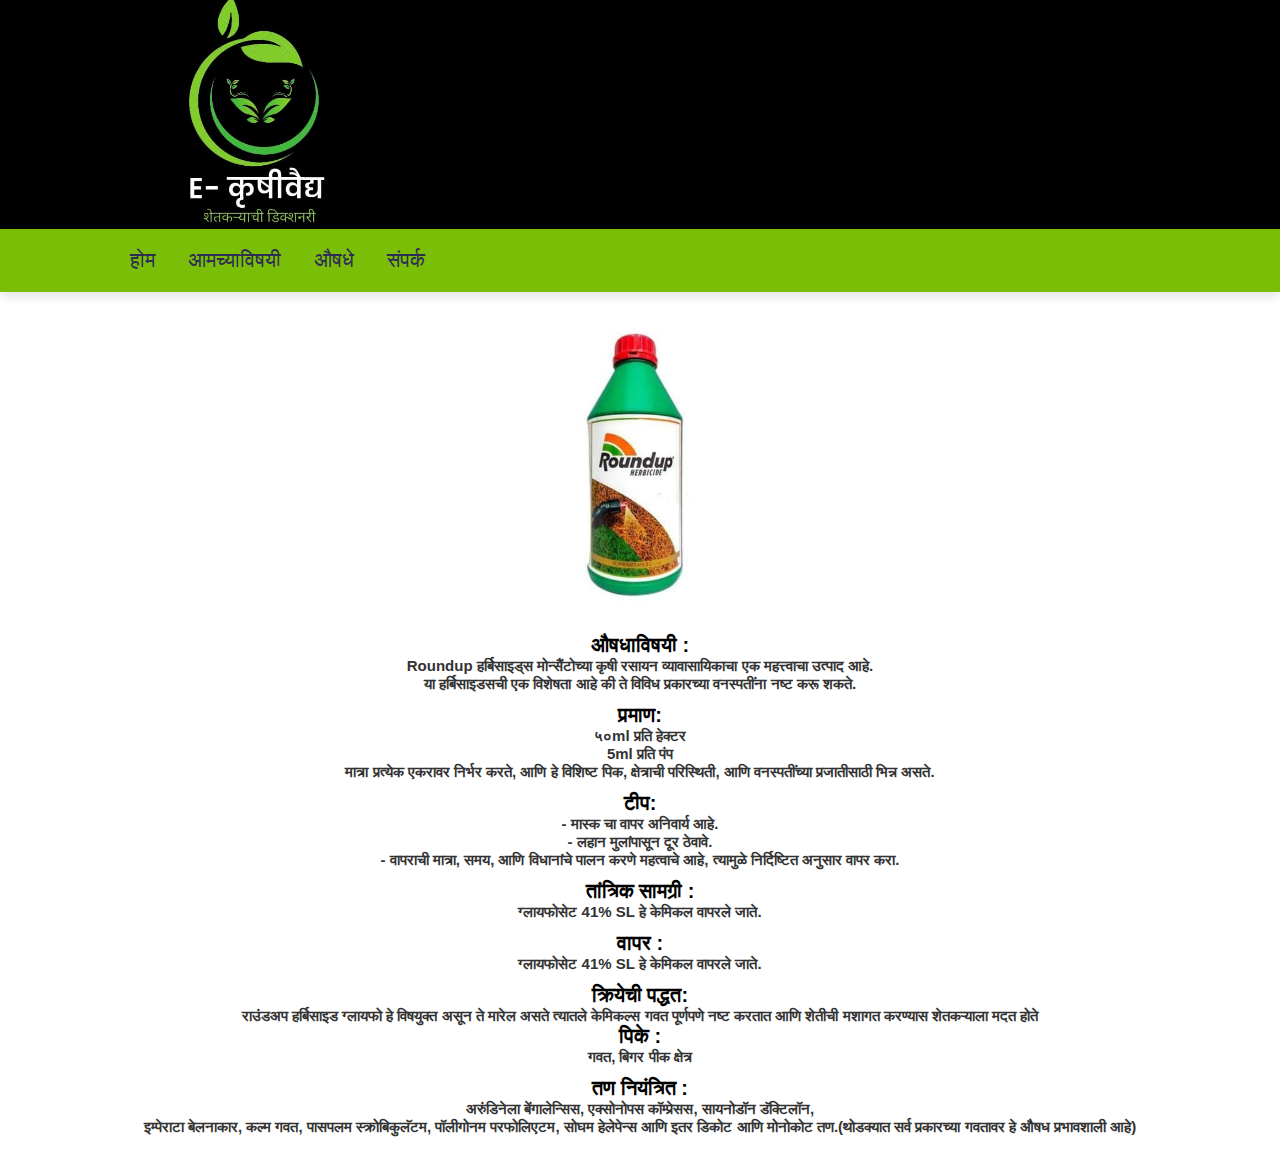
<file: Roundup.html>
<!DOCTYPE html>
<html lang="en">
	    <link rel="stylesheet" href="style.css">


<head>
    <meta charset="UTF-8">
    <meta name="viewport" content="width=device-width, initial-scale=1.0">
    <title>Your Product Page</title>
    <style>
        body {
            font-family: Arial, sans-serif;
            margin: 0;
            padding: 0;
            box-sizing: border-box;
            background-clip: url(images/bgclip.mp4);
        }

       

        .product-image {
            position: relative;
            text-align: center;
            margin-top: 20px;
        }

        .product-image img {
            width: 300px;
            height: 300px;
            border-radius: 8px;
            transition: transform 0.3s;
        }

        .product-image:hover img {
            transform: scale(1.1);
        }

        .product-description {
			border:thick;
			border-radius: 10px;
            text-align: center;
            padding: 20px;
        }
    </style>
</head>

<body>

    <header>

    <div class="header-1">
<img src="images/logo 2.jpg" alt="logo"> 
<!-- <video  autoplay="" controls="" loop="" width="100%" > <source src="images/bg clip.mp4" type="video/play"></video>     -->
    </div>

    <div class="header-2">

        <!-- <div id="menu-bar" class="fas fa-bars"></div> -->

        <nav class="navbar">
            <a href="index.html">होम</a>
            <a href="आमच्याविषयी.html">आमच्याविषयी</a>
            <a href="product.html">औषधे</a>
           
            <a href="contact.html">संपर्क</a>
        </nav>


            

    </div>

</header>

    <div class="product-image">
        <img src="images/round up.jpg" alt="Product Image" >
    </div>

    <div class="product-description" style="border:#000000">
<h1>औषधाविषयी :</h1>
       <h2><b>Roundup हर्बिसाइड्स मोन्सैंटोच्या कृषी रसायन व्यावासायिकाचा एक महत्त्वाचा उत्पाद आहे. <br> या हर्बिसाइडसची एक विशेषता आहे की ते विविध प्रकारच्या वनस्पतींना नष्ट करू शकते.  </b></h2>
       <br>
<h1>प्रमाण:</h1>
		<h2>५०ml प्रति हेक्टर<br>
            5ml प्रति पंप<br>
            मात्रा प्रत्येक एकरावर निर्भर करते, आणि हे विशिष्ट पिक, क्षेत्राची परिस्थिती, आणि वनस्पतींच्या प्रजातीसाठी भिन्न असते.</h2>
        <br>
<h1>टीप:</h1>
		<h2>- मास्क चा वापर अनिवार्य आहे. <br>
            - लहान मुलांपासून दूर ठेवावे. <br>
            - वापराची मात्रा, समय, आणि  विधानांचे पालन करणे महत्वाचे आहे, त्यामुळे निर्दिष्टित अनुसार वापर करा.</h2>
        <br>
<h1>तांत्रिक सामग्री :</h1>
		<h2> ग्लायफोसेट 41% SL हे केमिकल वापरले जाते.</h2>
        <br>
<h1>वापर :</h1>
		<h2>ग्लायफोसेट 41% SL हे केमिकल वापरले जाते.</h2>
        <br>

<h1>क्रियेची पद्धत:</h1>
		<h2>राउंडअप हर्बिसाइड ग्लायफो हे विषयुक्त असून ते मारेल असते त्यातले केमिकल्स गवत पूर्णपणे नष्ट करतात आणि शेतीची मशागत करण्यास शेतकऱ्याला मदत होते</h2>

        <h1>पिके :</h1>
		<h2>गवत, बिगर पीक क्षेत्र</h2>
        <br>
        <h1>तण नियंत्रित :</h1>
		<h2>अरुंडिनेला बेंगालेन्सिस, एक्सोनोपस कॉम्प्रेसस, सायनोडॉन डॅक्टिलॉन,<br>
            इम्पेराटा बेलनाकार, कल्म गवत, पासपलम स्क्रोबिकुलॅटम, पॉलीगोनम परफोलिएटम, सोघम हेलेपेन्स आणि इतर डिकोट आणि मोनोकोट तण.(थोडक्यात सर्व प्रकारच्या गवतावर हे औषध प्रभावशाली आहे) </h2>
        <br>        

	</div>

</body>

</html>
</file>
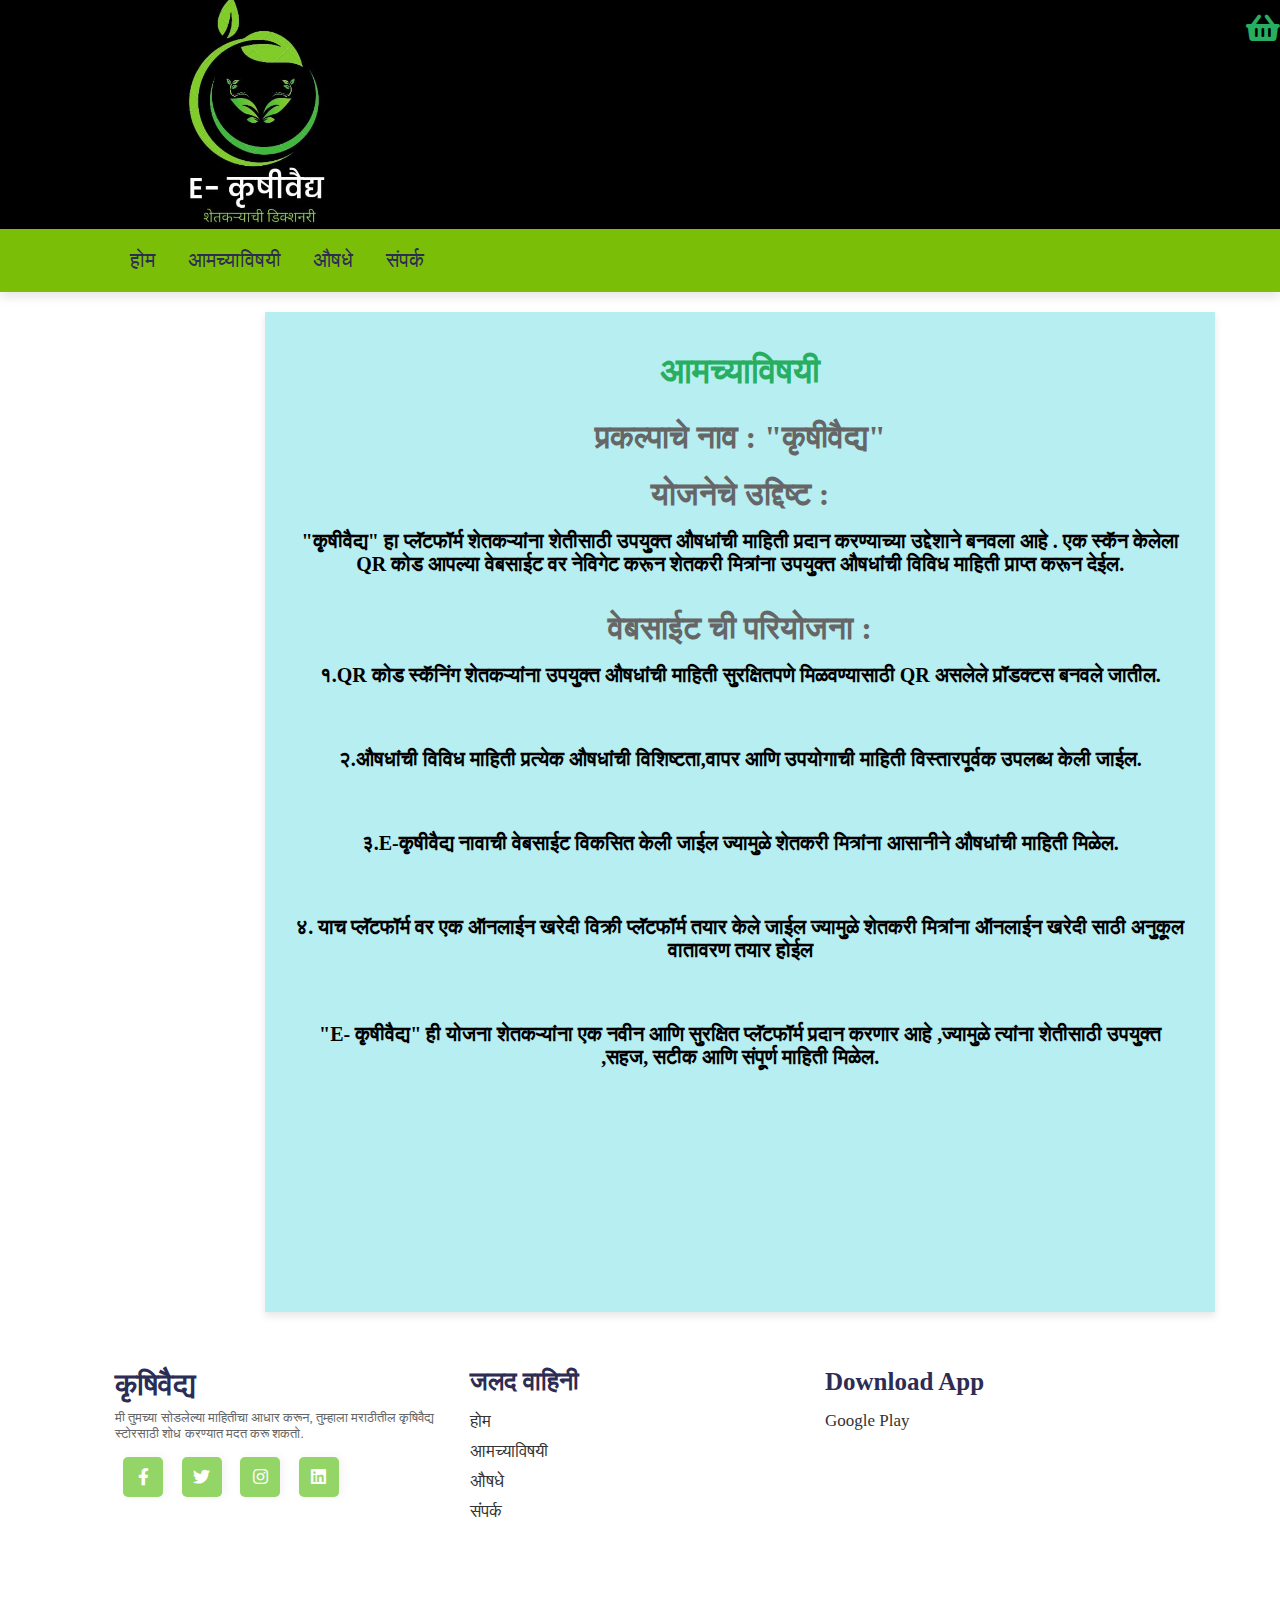
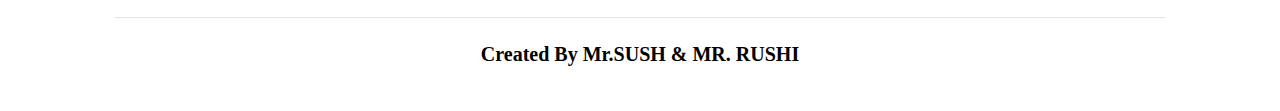
<file: आमच्याविषयी.html>
<!DOCTYPE html>
<html lang="en">
<head>
    <meta charset="UTF-8">
    <meta name="viewport" content="width=device-width, initial-scale=1.0">
    <title>कृषीवैद्य</title>
    
    <link href='https://unpkg.com/boxicons@2.1.4/css/boxicons.min.css' rel='stylesheet'>
    <!-- font awesome cdn link  -->
    <link rel="stylesheet" href="https://cdnjs.cloudflare.com/ajax/libs/font-awesome/5.15.3/css/all.min.css">

    <!-- custom css file link  -->
    <link rel="stylesheet" href="style.css">
    

</head>
<body >

<!-- header section starts  -->

<header>

    <div class="header-1">
<img src="images/logo 2.jpg" alt="logo"> 
<!-- <video  autoplay="" controls="" loop="" width="100%" > <source src="images/bg clip.mp4" type="video/play"></video>     -->
    </div>

    <div class="header-2">

        <!-- <div id="menu-bar" class="fas fa-bars"></div> -->

        <nav class="navbar">
            <a href="index.html">होम</a>
            <a href="आमच्याविषयी.html">आमच्याविषयी</a>
            <a href="product.html">औषधे</a>
           
            <a href="contact.html">संपर्क</a>
        </nav>


            

    </div>

</header>

<!-- header section ends -->

<!-- home section starts  -->

<!-- <section class="home" id="home">
    <div class="container">
        <div class="from-box">
            <form action="" name="Formfill" onsubmit="return validation()">
                <h2>Register</h2>
                <p id="result">Head</p>
                <div class="input-box">
                    <i class='bx bxs-user-circle bx-tada'></i>
                    <input type="text" name="Username" placeholder="Username">
                </div>
                <div class="input-box">
                    
                    <input type="text" name="Email" placeholder="Email">
                    <i class='bx bx-envelope bx-flip-vertical bx-tada' ></i>
                </div>
                <div class="input-box">
                    <i class='bx bxs-lock-alt bx-tada' ></i>
                    <input type="text" name="Password" placeholder="Password">
                </div>
                <div class="input-box">
                    <i class='bx bxs-lock-alt bx-tada' ></i>
                    <input type="text" name="cPassword" placeholder="Confirm Password">
                </div>
                <div class="button" >
                    <input type="Submit" class="btn" value="Register">
                </div>
                <div class="group">
                    <span><a href="#">Forget Password</a></span>
                    <span><a href="#">Login</a></span>
                </div>
            </form>
        </div>
    </div>
   

</section> -->

<!-- home section ends -->

<!-- banner section starts  -->

<!-- <section class="banner-container">

    <div class="banner">
        <img src="images/banner-2.jpg" alt="">
        <div class="content">
          <h3>special offer</h3>
            <p></p>
            <a href="#" class="btn">check out</a>
        </div>
    </div>

    <div class="banner">
        <img src="images/newsletter-bg.jpg" alt="" height="225">
        <div class="content">
          <h3>limited offer</h3>
           
            <a href="#" class="btn">check out</a>
        </div>
    </div>

</section> -->

<!-- banner section ends -->

<!-- category section starts  -->

<section class="आमच्याविषयी" id="आमच्याविषयी">
    <div class="card">
        <div class="card-content">
            <h1 class="heading"> <span>आमच्याविषयी</span></h1>
            <p style="height: 50px;">प्रकल्पाचे नाव : "कृषीवैद्य"</p>
            <p >योजनेचे उद्दिष्ट :</p>
            <p><h1>"कृषीवैद्य" हा प्लॅटफॉर्म शेतकऱ्यांना शेतीसाठी उपयुक्त औषधांची माहिती प्रदान करण्याच्या उद्देशाने बनवला आहे .
                एक स्कॅन केलेला QR कोड आपल्या वेबसाईट वर नेविगेट करून शेतकरी मित्रांना उपयुक्त औषधांची विविध माहिती प्राप्त करून देईल.</h1></p>
                <p>वेबसाईट ची परियोजना :</p>
                <p><h1> १.QR कोड स्कॅनिंग शेतकऱ्यांना उपयुक्त औषधांची माहिती सुरक्षितपणे मिळवण्यासाठी QR असलेले प्रॉडक्टस बनवले जातील.</h1></p>
                <p><h1>२.औषधांची विविध माहिती प्रत्येक औषधांची विशिष्टता,वापर आणि उपयोगाची माहिती विस्तारपूर्वक उपलब्ध केली जाईल.</h1></p>
                <p><h1>३.E-कृषीवैद्य नावाची वेबसाईट विकसित केली जाईल ज्यामुळे शेतकरी मित्रांना आसानीने औषधांची माहिती मिळेल.</h1></p>
                <p><h1>४. याच प्लॅटफॉर्म वर एक ऑनलाईन खरेदी विक्री प्लॅटफॉर्म तयार केले जाईल ज्यामुळे शेतकरी मित्रांना ऑनलाईन खरेदी साठी अनुकूल वातावरण तयार होईल </h1></p>
                <p><h1>"E- कृषीवैद्य" ही योजना शेतकऱ्यांना एक नवीन आणि सुरक्षित प्लॅटफॉर्म प्रदान करणार आहे ,ज्यामुळे त्यांना शेतीसाठी उपयुक्त ,सहज, सटीक आणि संपूर्ण माहिती मिळेल.</h1></p>
              
            </div>
            
      </div>
<br>
<br>
<br>
<br>
    <!-- <h1 class="heading"> <span>आमच्याविषयी</span></h1> -->

    <!-- <div class="box-container">

       
        <p style="height: 50px;">प्रकल्पाचे नाव : "कृषीवैद्य"</p>
        <p >योजनेचे उद्दिष्ट :</p>
        <p><h1>"कृषीवैद्य" हा प्लॅटफॉर्म शेतकऱ्यांना शेतीसाठी उपयुक्त औषधांची माहिती प्रदान करण्याच्या उद्देशाने बनवला आहे .
            एक स्कॅन केलेला QR कोड आपल्या वेबसाईट वर नेविगेट करून शेतकरी मित्रांना उपयुक्त औषधांची विविध माहिती प्राप्त करून देईल.</h1></p>
            <p>वेबसाईट ची परियोजना :</p>
            <p><h1> १.QR कोड स्कॅनिंग शेतकऱ्यांना उपयुक्त औषधांची माहिती सुरक्षितपणे मिळवण्यासाठी QR असलेले प्रॉडक्टस बनवले जातील.</h1></p>
            <p><h1>२.औषधांची विविध माहिती प्रत्येक औषधांची विशिष्टता,वापर आणि उपयोगाची माहिती विस्तारपूर्वक उपलब्ध केली जाईल.</h1></p>
            <p><h1>३.E-कृषीवैद्य नावाची वेबसाईट विकसित केली जाईल ज्यामुळे शेतकरी मित्रांना आसानीने औषधांची माहिती मिळेल.</h1></p>
            <p><h1>४. याच प्लॅटफॉर्म वर एक ऑनलाईन खरेदी विक्री प्लॅटफॉर्म तयार केले जाईल ज्यामुळे शेतकरी मित्रांना ऑनलाईन खरेदी साठी अनुकूल वातावरण तयार होईल </h1></p>
            <p><h1>"E- कृषीवैद्य" ही योजना शेतकऱ्यांना एक नवीन आणि सुरक्षित प्लॅटफॉर्म प्रदान करणार आहे ,ज्यामुळे त्यांना शेतीसाठी उपयुक्त ,सहज, सटीक आणि संपूर्ण माहिती मिळेल.</h1></p>
          

    </div> -->

</section>

<!-- category section ends -->

<!-- product section starts  -->

<!-- <section class="product" id="product">

    <h1 class="heading">latest <span>products</span></h1>

    <div class="box-container">

        <div class="box">
          
           
            <img src="images/product-1.png" alt="" href="">
            <h3>organic banana</h3>
            
            <div class="price"> ₹50 <span> ₹60 </span> </div>
            <div class="quantity">
                <span>quantity : </span>
                <input type="number" min="1" max="1000" value="1">
                <span> /doz. </span>
            </div>
            <a onclick href="glycel.html" class="btn">add to cart</a>
        </div>

        <div class="box">
           
           
            <img src="images/product-2.png" alt="">
            <h3>organic tomato</h3>
            
            <div class="price">₹40 <span> ₹50 </span> </div>
            <div class="quantity">
                <span>quantity : </span>
                <input type="number" min="1" max="1000" value="1">
                <span> /kg </span>
            </div>
            <a href="#" class="btn">add to cart</a>
        </div>

        <div class="box">
            
            
            <img src="images/product-3.png" alt="">
            <h3>organic orange</h3>
            
            <div class="price"> ₹110 <span> ₹130 </span> </div>
            <div class="quantity">
                <span>quantity : </span>
                <input type="number" min="1" max="1000" value="1">
                <span> /kg </span>
            </div>
            <a href="#" class="btn">add to cart</a>
        </div>

        <div class="box">
           
            
            <img src="images/product-4.png" alt="">
            <h3>natural milk</h3>
            
            <div class="price">₹50 <span> ₹60</span> </div>
            <div class="quantity">
                <span>quantity : </span>
                <input type="number" min="1" max="1000" value="1">
                <span> /Ltr. </span>
            </div>
            <a href="#" class="btn">add to cart</a>
        </div>

        <div class="box">
           
            
            <img src="images/product-5.png" alt="">
            <h3>organic grapes</h3>
            
            <div class="price"> ₹60 <span> ₹80 </span> </div>
            <div class="quantity">
                <span>quantity : </span>
                <input type="number" min="1" max="1000" value="1">
                <span> /kg </span>
            </div>
            <a href="#" class="btn">add to cart</a>
        </div>

        <div class="box">
           
            <img src="images/product-6.png" alt="">
            <h3>natural almonts</h3>
            
            <div class="price">₹850 <span> ₹909</span> </div>
            <div class="quantity">
                <span>quantity : </span>
                <input type="number" min="1" max="1000" value="1">
                <span> /kg </span>
            </div>
            <a href="#" class="btn">add to cart</a>
        </div>

        <div class="box">
           
            
            <img src="images/product-7.png" alt="">
            <h3>organic apple</h3>
            
            <div class="price"> ₹100 <span>₹120 </span> </div>
            <div class="quantity">
                <span>quantity : </span>
                <input type="number" min="1" max="1000" value="1">
                <span> /kg </span>
            </div>
            <a href="#" class="btn">add to cart</a>
        </div>

        <div class="box">
          
            
            <img src="images/product-8.png" alt="">
            <h3>natural butter</h3>
            
            <div class="price">₹300<span> ₹350 </span> </div>
            <div class="quantity">
                <span>quantity : </span>
                <input type="number" min="1" max="1000" value="1">
                <span> /kg </span>
            </div>
            <a href="#" class="btn">add to cart</a>
        </div>

        <div class="box">
      
           
            <img src="images/product-9.png" alt="">
            <h3>organic carrot</h3>
            
            <div class="price"> ₹67<span> ₹ 108</span> </div>
            <div class="quantity">
                <span>quantity : </span>
                <input type="number" min="1" max="1000" value="1">
                <span> /kg </span>
            </div>
            <a href="#" class="btn">add to cart</a>
        </div>

    </div>

</section> -->

<!-- product section ends -->



<!-- contact section starts  -->

<!-- <section class="contact" id="contact">

    <h1 class="heading"> <span>contact</span> us </h1>

    <form action="">

        <div class="inputBox">
            <input type="text" placeholder="name">
            <input type="email" placeholder="email">
        </div>

        <div class="inputBox">
            <input type="integer" placeholder="Mobile.No" \>
            <input type="text" placeholder="subject">
        </div>

        <textarea placeholder="message" name="" id="" cols="30" rows="10"></textarea>

        <input type="submit" value="send message" class="btn">

    </form>

</section> -->

<!-- contact section ends -->

<!-- newsletter section starts  -->

<!-- <section class="newsletter">

    <h3>subscribe us for latest updates</h3>

    <form action="">
        <input class="box" type="email" placeholder="enter your email">
        <input type="submit" value="subscribe" class="btn" >
    </form>

</section> -->

<!-- newsletter section ends -->

<!-- footer section starts  -->
<br>
<br>
<br>
<br>
<br>
<br>
<section class="footer">

    <div class="box-container">

        <div class="box">
            <a href="#" class="logo"><i class="fas fa-shopping-basket"></i>कृषिवैद्य</a>
            <p>मी तुमच्या सोडलेल्या माहितीचा आधार करून, तुम्हाला मराठीतील कृषिवैद्य स्टोरसाठी शोध करण्यात मदत करू शकतो.</p>
            <div class="share">
                <a href="#" class="btn fab fa-facebook-f"></a>
                <a href="#" class="btn fab fa-twitter"></a>
                <a href="#" class="btn fab fa-instagram"></a>
                <a href="#" class="btn fab fa-linkedin"></a>
            </div>
        </div>
        
        <!-- <div class="box">
            <h3></h3>
            <div class="links">
                <a href="#">सातारा</a>
                <a href="#">जावळी</a>
                <a href="#">वाई</a>
                <a href="#">कोरेगाव</a>
                <a href="#">महाबळेश्वर</a>
            </div>
        </div> -->

        <div class="box">
            <h3>जलद वाहिनी</h3>
            <div class="links">
                <a href="index.html">होम</a>
                <a href="आमच्याविषयी.html">आमच्याविषयी</a>
                <a href="product.html">औषधे</a>
                <a href="contact.html">संपर्क</a>
            </div>
        </div>

        <div class="box">
            <h3>download app</h3>
            <div class="links">
                <a href="#">google play</a>
                <a href="#"></a>
                <a href="#"></a>
            </div>
        </div>

    </div>

    <h1 class="credit"> created by Mr.SUSH &amp; MR. RUSHI</h1>

</section>

<!-- footer section ends -->


<!-- custom js file link  -->
<script src="script.js"></script>
    
</body>
</html>
</file>
<file: style.css>
@import url('https://fonts.googleapis.com/css2?family=Nunito:wght@200;300;400;600;700&display=swap');


:root{
  --green:#27ae60;
  --black:#2c2c54;
}

*{
  font-family: 'black-ops-one'sans-serif;
  margin:0; padding:0;
  box-sizing: border-box;
  outline: none; border:none;
  text-decoration: none;
  text-transform: capitalize;
  transition: all .2s linear;
}

*::selection{
  background:var(--green);
  color:#fff;
}
html{
  font-size: 62.5%;
  overflow-x: hidden;
  scroll-padding-top: 6.5rem;
  scroll-behavior: smooth;
}

section{
  padding:2rem 9%;
}

.btn{
  display: inline-block;
  margin-top: 1rem;
  background:var(--green);
  color:#fff;
  padding:.8rem 3rem;
  font-size: 1.7rem;
  text-align: center;
  cursor: pointer;
}

.btn:hover{
  background:var(--black);
}

.heading{
  text-align: center;
  color:var(--black);
  text-transform: uppercase;
  padding:1rem;
  font-size: 3.5rem;
  padding-bottom: 2rem;
}

.heading span{
  color:var(--green);
  text-transform: uppercase;
}

.header-1{
  background:#eee;
  display: flex;
  align-items: center;
  justify-content: space-between;
  padding:2rem 9%;
}


.logo{
  color:var(--black);
  font-weight: bolder;
  font-size: 3rem;
}

.logo i{
  padding-left: .5rem;
  color:var(--green);
}
.header-1{
  background-color: #000000;
  height: 229px;
}
.header-1 .search-box-container{
  display: flex;
  height:5rem;
}
img{
  height: 276px;
  align-items: last baseline;
}

.header-1 .search-box-container #search-box{
  height: 100%;
  width:100%;
  padding:1rem;
  font-size: 2rem;
  color:#333;
  border:.1rem solid rgba(0,0,0,.3);
  text-transform: none;
}

.header-1 .search-box-container label{
  height: 100%;
  width:8rem;
  font-size: 2.5rem;
  line-height: 5rem;
  color:#fff;
  background:var(--green);
  text-align: center;
  cursor: pointer;
}

.header-1 .search-box-container label:hover{
  background:var(--black);
}

.header-2{
  background:#7bbe08;
  display: flex;
  align-items: center;
  justify-content: space-between;
  padding:2rem 9%;
  box-shadow: 0 .5rem 1rem rgba(0,0,0,.1);
  position: relative;
}

.header-2.active{
  position: fixed;
  top:0; left: 0; right:0;
  z-index: 10000;
}

.header-2 .navbar a{
  padding:.5rem 1.5rem;
  font-size: 2rem;
  border-radius: .5rem;
  color:var(--black);
}

.header-2 .navbar a:hover{
  background:var(--green);
  color:#ffffff;
}

.header-2 .icons a{
  font-size: 2.5rem;
  color:var(--black);
  padding-left: 1rem;
}

.header-2 .icons a:hover{
  color:var(--green);
}

#menu-bar{
  font-size: 3rem;
  border-radius: .5rem;
  border:.1rem solid var(--black);
  padding:.8rem 1.5rem;
  color:var(--black);
  cursor: pointer;
  display: none;
}

.home{
  display: flex;
  align-items: center;
  justify-content: center;
  flex-wrap: wrap;
  background: url(images/istockphoto-1429073633-170667a.webp)no-repeat;
  background-position: center;
  background-size: cover;
  height: 519px;
  padding: 10px;
  margin: 10px;
}
.container{
  display: flex;
  justify-content: center;
  align-items: center;
  min-height: 30vh;
}
.from-box{
  position:relative;
  width: 300px;
  height: 450px;
  border: 2px solid rgba(255,255,2550.5);
  border-radius: 20px;
  backdrop-filter: blur(15px);
  display: flex;
  justify-content: center;
  align-items: center;
}
.from-box h2{
  color: #fff;
  text-align: center;
  font-size: 32px;
}
 .from-box .input-box{
  position: relative;
  margin: 4px;
  width: 173px;
  border-bottom: 2px solid #fff;
 }
 .from-box .input-box input{
  width: 100%;
  height: 45px;
  background: transparent;
  border: none;
  outline: none;
  padding: 0 20px 0 5px;
  color:#fff;
  font-size: 16px;
 }
i{
  position: absolute;
  color: whitesmoke;
  top: 13px;
  right: 0;
  
}

 input::placeholder{
  color: #fff;
 }
 .btn{
  color: #fff;
  background-color: rgb(148, 213, 104);
  margin: 8px;
  width: 100%;
  height: 50px;
  border-radius: 5px;
  outline: none;
  border: none;
  font-size: 17px;
  cursor: pointer;
  box-shadow: 3px 0 10px rgba(0,0,0,.05);
 }
 .group{
  display: flex;
  justify-content: space-between;
 }
 .group span a{
  color:#fff;
  position: relative;
  top: 10px;
  text-decoration: none;
  font-weight: 600;
  font-size: 14px;
  
 }
.group a:focus{
  text-decoration: underline ;
  color: rgb(24, 129, 221);
}
#result{
  color: rgb(157, 5, 5);
  font-size: 15px;
  font-weight: 600;
  position: relative;
  top: 1px;
}










.home .image{
  flex:1 1 40rem;
  padding-top: 5rem;
}

.home .image img{
  width:100%;
}

.home .content{
  flex:1 1 40rem;
}


.home .content span{
  font-size: 3rem;
  color:#666;
}

.home .content h3{
  font-size: 5rem;
  color:var(--black);
}

.banner-container{
  display: flex;
  flex-wrap: wrap;
  gap:1.5rem;
}

.banner-container .banner{
  flex:1 1 40rem;
  height: 25rem;
  overflow: hidden;
  position: relative;
}

.banner-container .banner img{
  height: 100%;
  width:100%;
  object-fit: cover;
}

.banner-container .banner .content{
  position: absolute;
  top:50%; left: 4%;
  transform: translateY(-50%);
}

.banner-container .banner .content h3{
  font-size: 3rem;
  color:var(--black);
	border: solid #000000 5px;
}

.banner-container .banner .content p{
  font-size: 2rem;
  color:#333;
}

.banner-container .banner:hover img{
  transform:scale(1.2) rotate(-5deg);
	border: #4AE5F3
}


/* 
 .आमच्याविषयी .box-container{
  display: flex;
  gap: 1.5rem;
  flex-wrap: wrap;
  padding-top: 1rem;
}  */

.आमच्याविषयी{
  height: 780PX;
  
  
}




.card {
  text-align: center;
  position: relative;
  width: 950px;
  height: 1000px;
  background-color: #b7eef2;
  box-shadow: 0 4px 8px rgba(0, 0, 0, 0.1);
  transition: transform 0.3s ease-in-out;
  margin-left: 150px;

}

.card:hover {
  transform: scale(1.03);
}

.card-content {
  padding: 30px;
}

h2 {
  margin: 0;
  color: #333;
}

p {
  color: #666;
}




.आमच्याविषयी P{
 font-weight: 700;
 height: 20px;
 font-size: xx-large;
 margin: 7px;
 
}

 .आमच्याविषयी .box-container{
background-position-x:center;
  background-image: url(images/fimg.jpg) ;
  border:.5rem solid #090909;
  border-radius: .5rem;
  text-align: center;
  padding:2rem;
  flex:1 1 25rem;
} 

 .आमच्याविषयी .box-container .box img{
  width: 20rem;
  margin:.5rem 0;
}

.आमच्याविषयी .box-container .box h3{
  font-size: 3.5rem;
  color:var(--black);
}

.आमच्याविषयी .box-container .box p{
  font-size: 2rem;
  color:#666;
  padding:.5rem 0;
}

.आमच्याविषयी .box-container .box .btn{
  display: block;
}


.product .box-container{
  display: flex;
  flex-wrap: wrap;
  gap:1.9rem;
} 







.product .box-container .box{
  flex:1 1 30rem;
  text-align: center;
  padding:2rem;
  border:.1rem solid rgba(0,0,0,.3);
  border-radius: .5rem;
  overflow: hidden;
  position: relative;
}

.product .box-container .box img{
  height: 20rem;
}

.product .box-container .box .discount{
  position: absolute;
  top:1rem; left: 1rem;
  background:rgba(0,255,0,.1);
  color:var(--green);
  padding:.7rem 1rem;
  font-size: 2rem;
}

.product .box-container .box .icons{
  position: absolute;
  top:.5rem; right:-6rem;
}

.product .box-container .box:hover .icons{
  right:1rem;
}

.product .box-container .box .icons a{
  display: block;
  height:4.5rem;
  width:4.5rem;
  line-height: 4.5rem;
  font-size: 1.7rem;
  color:var(--black);
  background:rgba(0,0,0,.05);
  border-radius: 50%;
  margin-top: .7rem;
}

.product .box-container .box .icons a:hover{
  background:var(--green);
  color:#fff;
}

.product .box-container .box h3{
  color:var(--black);
  font-size: 2.5rem;
}

.product .box-container .box .stars i{
  padding:1rem .1rem;
  font-size: 1.7rem;
  color:gold;
}

.product .box-container .box .price{
  font-size: 2rem;
  color:#333;
  padding:.5rem 0;
}

.product .box-container .box .price span{
  font-size: 1.5rem;
  color:#999;
  text-decoration: line-through;
}

.product .box-container .box .quantity{
  display: flex;
  align-items: center;
  justify-content: center;
  padding-top: 1rem;
  padding-bottom: .5rem;
}

.product .box-container .box .quantity span{
  padding:0 .7rem;
  font-size: 1.7rem;
}

.product .box-container .box .quantity input{
  border:.1rem solid rgba(0,0,0,.3);
  font-size: 1.5rem;
  font-weight: bolder;
  color:var(--black);
  padding:.5rem;
  background:rgba(20, 19, 19, 0.05);
}

.product .box-container .box .btn{
  display: block;
}



.contact form{
  text-align: center;
  padding:1rem;
  border:.1rem solid rgba(0,0,0,.3);
  background-color:rgb(114, 48, 114) ; /* Semi-transparent white background */

  /* background: rgba(120, 248, 120, 0.7); Semi-transparent white background */

}


.contact form .inputBox{
  height: 109px;
  width: 680px;
  padding: 10px;
  display: flex;
  justify-content: space-between;
  flex-wrap: wrap;
  
}

.contact form .inputBox input, .contact form textarea{
  padding:1rem;
  font-size: 1.7rem;
  background-color:rgb(241, 239, 239) ; /* Semi-transparent white background */
  text-transform: none;
  margin:1rem 0;
  border:.1rem solid rgba(0,0,0,.3);
  width: 49%;
}
video {
  position: fixed;
  top: 50%;
  left: 50%;
  transform: translate(-50%, -50%);
  min-width: 100%;
  min-height: 100%;
  width: auto;
  height: auto;
  z-index: -1;
}

.contact form textarea{
  height: 20rem;
  resize: none;
  width: 100%;
}

.newsletter{
  background:url(../images/newsletter-bg.jpg) no-repeat;
  background-size: cover;
  background-position: center;
  text-align: center;
  padding:5rem 2rem;
}

.newsletter h3{
  font-size: 3rem;
  color:var(--black);
}

.newsletter form{
  max-width: 55rem;
  display: flex;
  align-items: center;
  margin:1rem auto;
  padding:1.5rem;
  background:rgba(0,0,0,.1);
}

.newsletter form .box{
  width:100%;
  padding:.7rem 1.5rem;
  font-size: 1.7rem;
  color:#333;
  text-transform: none;
}

.newsletter form .btn{
  margin-top: 0;
}

.footer .box-container{
  display: flex;
  gap:1.5rem;
  flex-wrap: wrap;
  margin-top: 20rem;
}

.footer .box-container .box{
  padding:1rem 0;
  flex:1 1 25rem;
}

.footer .box-container .box .share a{
  padding:0;
  height:4rem;
  width:4rem;
  line-height: 4rem;
  text-align: center;
}

.footer .box-container .box h3{
  font-size: 2.5rem;
  color:var(--black);
}

.footer .box-container .box p{
  font-size: 1.3rem;
  color:#666;
  padding:.7rem 0;
}

.footer .box-container .box .links{
  padding:1rem 0;
}

.footer .box-container .box .links a{
  display: block;
  padding:.5rem 0;
  font-size:1.7rem;
  color:#333;
}

.footer .box-container .box .links a:hover{
  text-decoration: underline;
  color:var(--green);
}

.footer .credit{
  padding:2.5rem 1rem;
  border-top: .1rem solid rgba(0,0,0,.1);
  margin-top: 7rem;
  text-align: center;
  font-size: 2rem;
}

.footer .credit span{
  color:var(--green);
}



/* media queries  */

@media(max-width:1200px){

  html{
    font-size: 55%;
  }

}

@media(max-width:991px){

  .header-1,
  .header-2{
    padding:2rem;
  }

  section{
    padding:2rem;
  }

}

@media(max-width:768px){

  #menu-bar{
    display: initial;
  }

  .header-2 .navbar{
    position: absolute;
    top:100%; left: 0; right:0;
    background:var(--black);
    padding:1rem 2rem;
    display: none;
  }

  .header-2 .navbar.active{
    display: initial;
  }

  .header-2 .navbar a{
    font-size: 2.5rem;
    display: block;
    text-align: center;
    background:#fff;
    padding:1rem;
    margin:1.5rem 0;
  }

  .home .content{
    text-align: center;
  }

  .home .content h3{
    font-size: 4rem;
  }



  .contact form .inputBox input{
    width:100%;
  }

  .newsletter h3{
    font-size: 2.2rem;
  }

}

@media(max-width:450px){

  html{
    font-size: 50%;
  }

  .heading{
    font-size: 3rem;
  }

  .header-1{
    flex-flow: column;
  }

  .header-1 .search-box-container{
    width:100%;
    margin-top: 2rem;
  }

  .logo{
    font-size: 4rem;
  }


} 

.wraper{
  padding: 0;
  margin: 0;
  display: flex;
}

.inputBox{
  padding: 10px;
  height: 10px;
  width: 10px;
  text-align: center;
  border-radius: 10px;
}
</file>
<file: newtech.css>
/* Reset default margin and padding */

body{
    background-image: url(images/newbg.jpg);

}
* {
    margin: 0;
    padding: 0;
    box-sizing: border-box;
}

/* Header Styles */
header {
    display: flex;
    align-items: center;
    justify-content: space-between;
    padding: 20px;
    background-color: #8BC34A; /* Green color for agricultural website */
}

.logo img {
    width: 130px; /* Adjust as per your logo size */
    height: 130px;
    border-radius: 50%;
}

nav {
    text-align: center;
    font-size: 1.2em;

    
}


nav ul {
    list-style: none;
  
}

nav ul li {
    display: inline;
    margin: 0 10px;
}

nav ul li a {
    text-decoration: none;
    color: #fff;
}
nav a:hover{
    color: #181515;
    transform: scale(1.7);
}

.user-actions button {
    background-color: #fff;
    color: #4CAF50;
    padding: 10px 20px;
    border: none;
    border-radius: 5px;
    margin-left: 10px;
    cursor: pointer;
    font-size: 1em;
}

.user-actions button:hover {
    background-color: #030303;
    /* Darker green on hover */
}

/* Card Layout Styles */
.card-layout {
    display: flex;
    flex-wrap: wrap;
    justify-content: space-around;
    padding: 20px;
    background-color: #f5f5f5;
    /* Light grey background for cards */
}

.card {

    width: 400px;
    margin: 20px 10px;
    padding: 20px;
    text-align: center;
    border-radius: 10px;
    box-shadow: 0 4px 8px rgba(0, 0, 0, 0.1);
    transition: transform 0.3s ease;
}

.card:hover {
    transform: scale(1.05);
}
.card-layout img{
    border-radius: 50%;
    height: 130px;
    width: 130px;

}

.agriculture {
    border-top: 6px solid #4CAF50; /* Green border for agriculture card */
}

.conservation {
    border-top: 6px solid #FFC107; /* Yellow border for conservation card */
}

.climate {
    border-top: 6px solid #03A9F4; /* Blue border for climate card */
}
</file>
